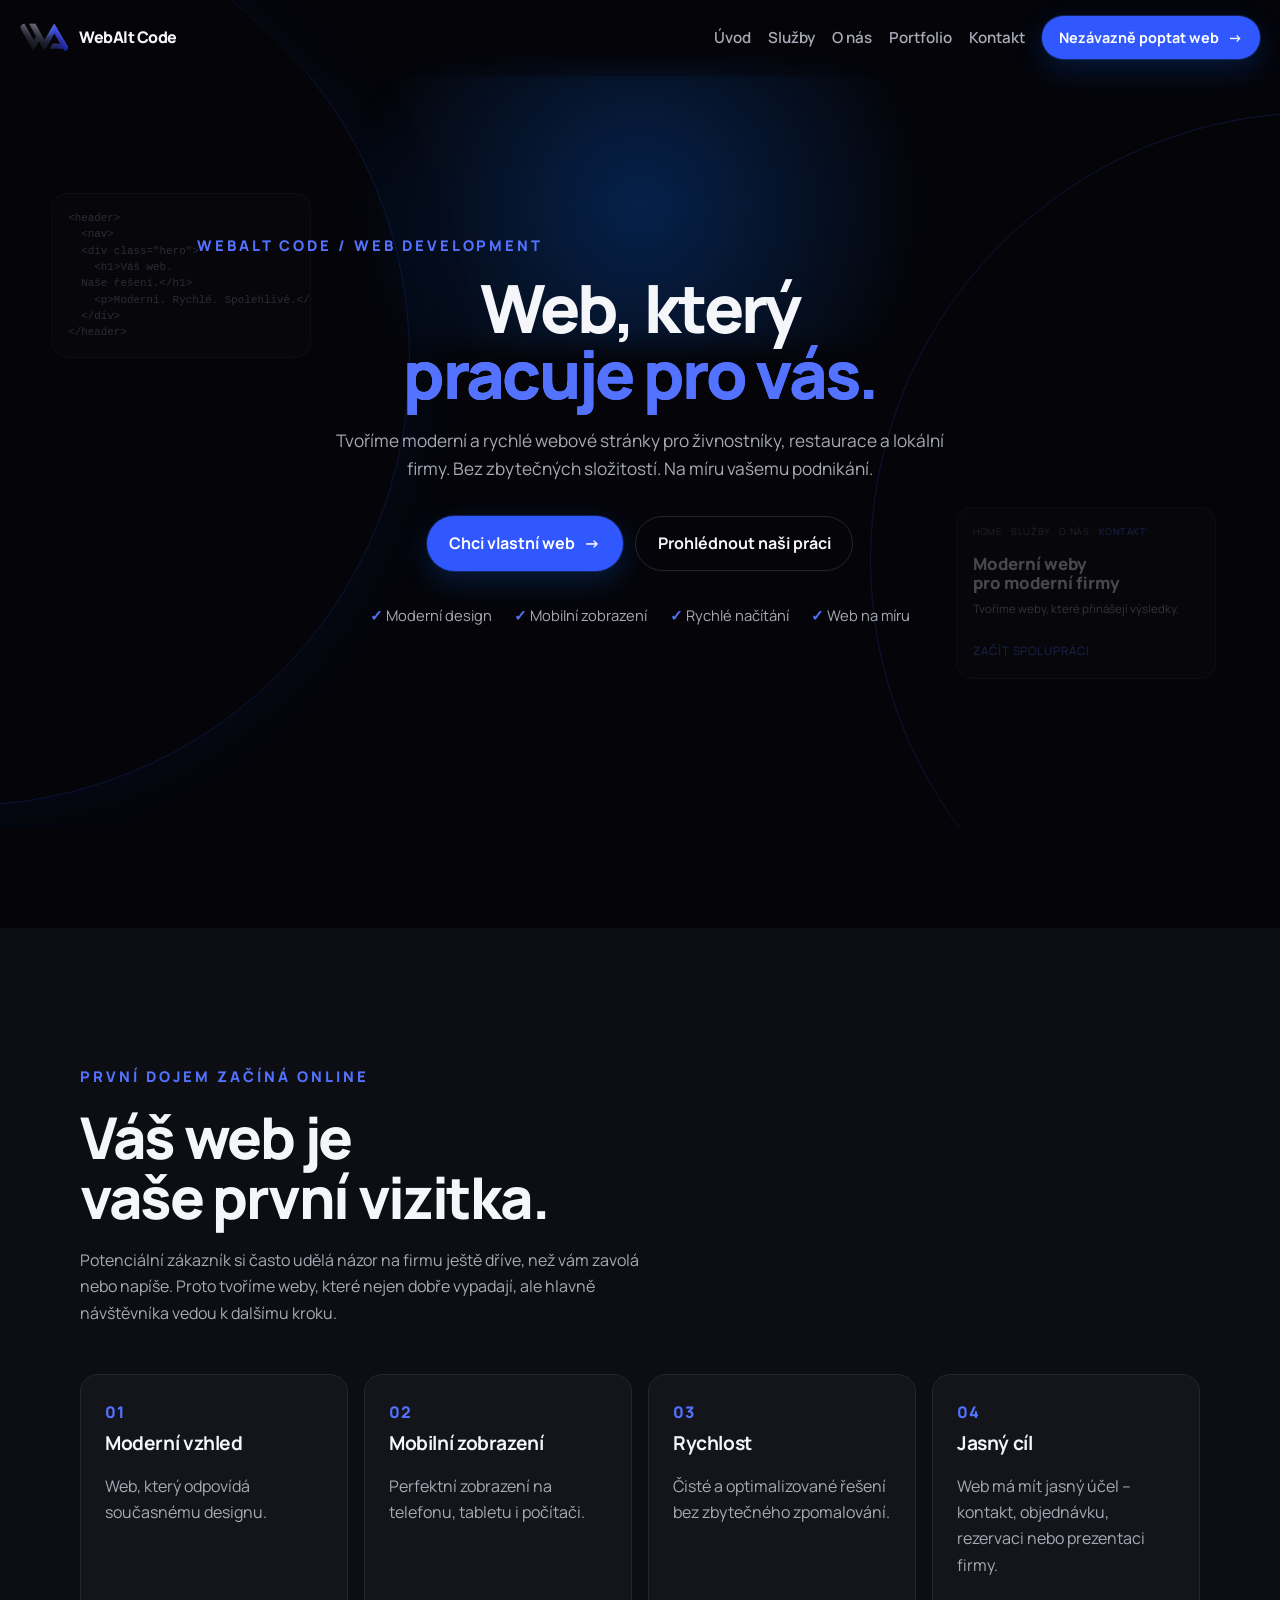
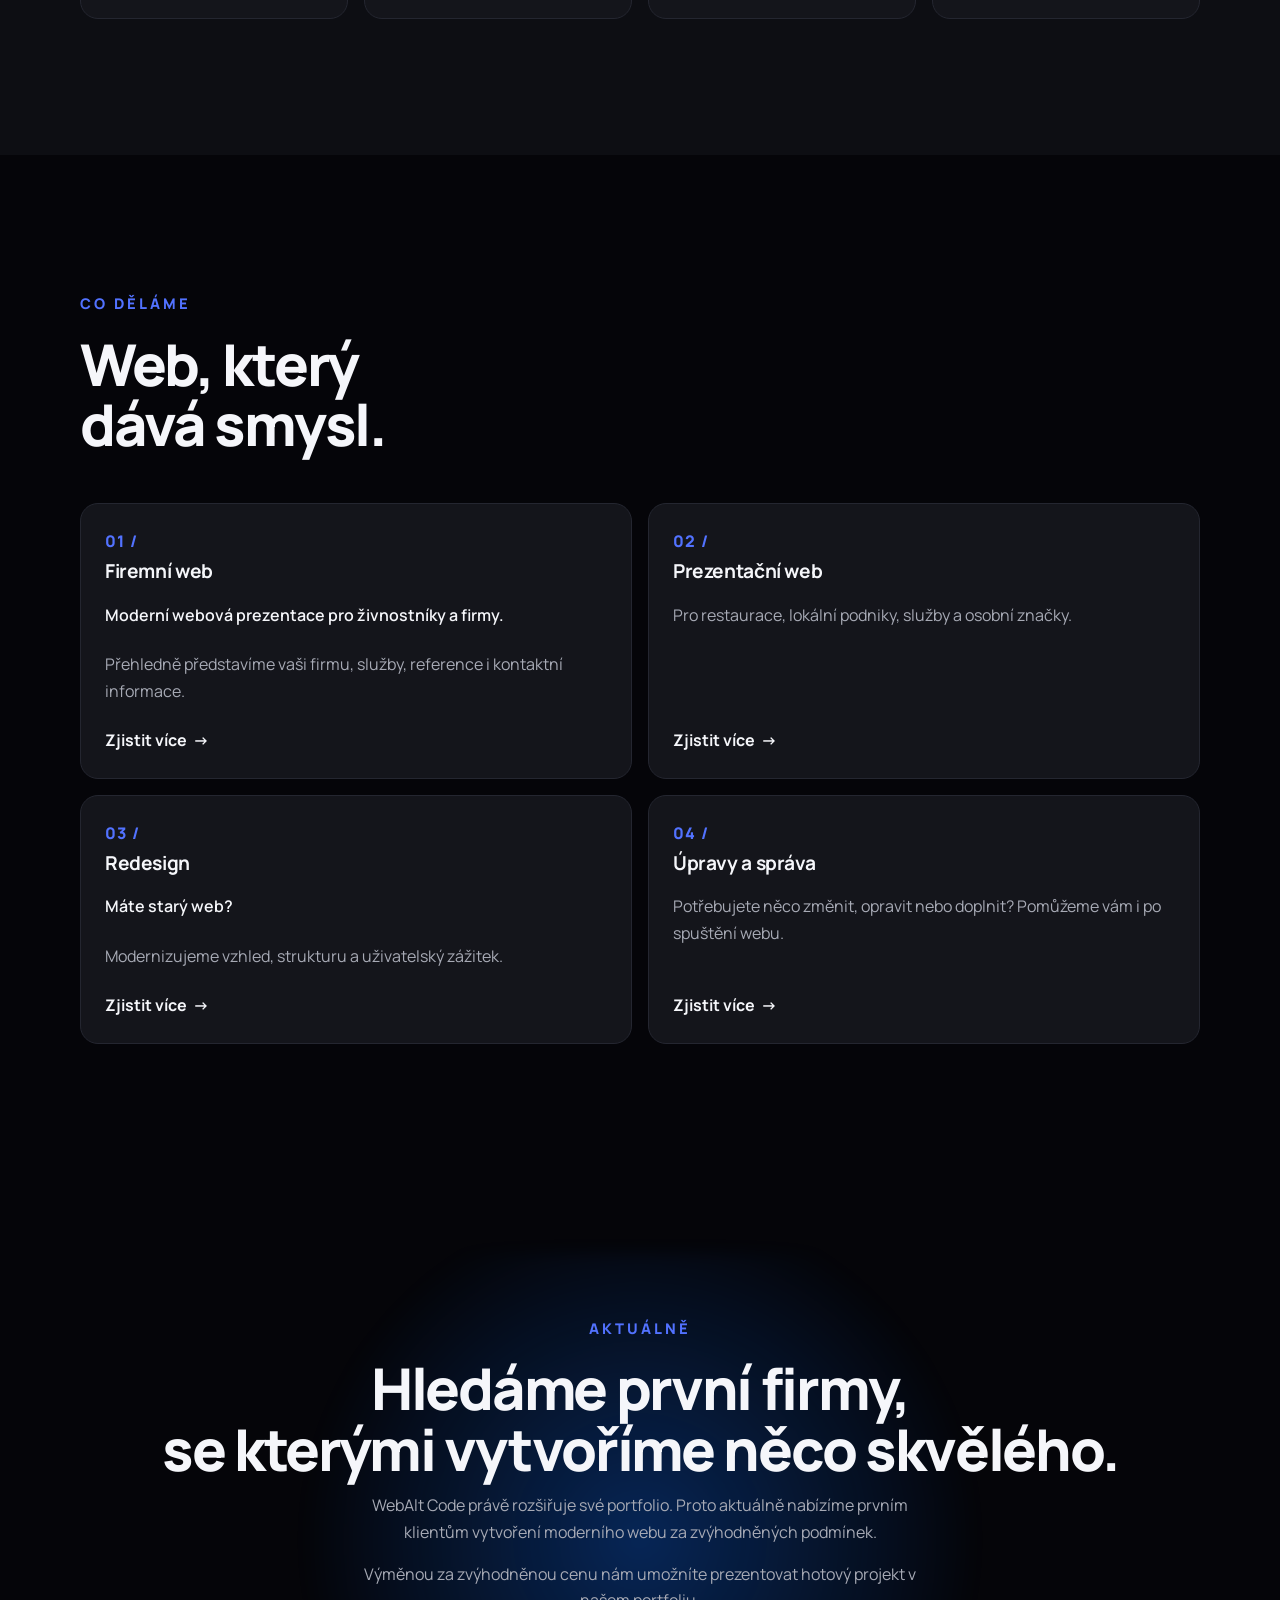
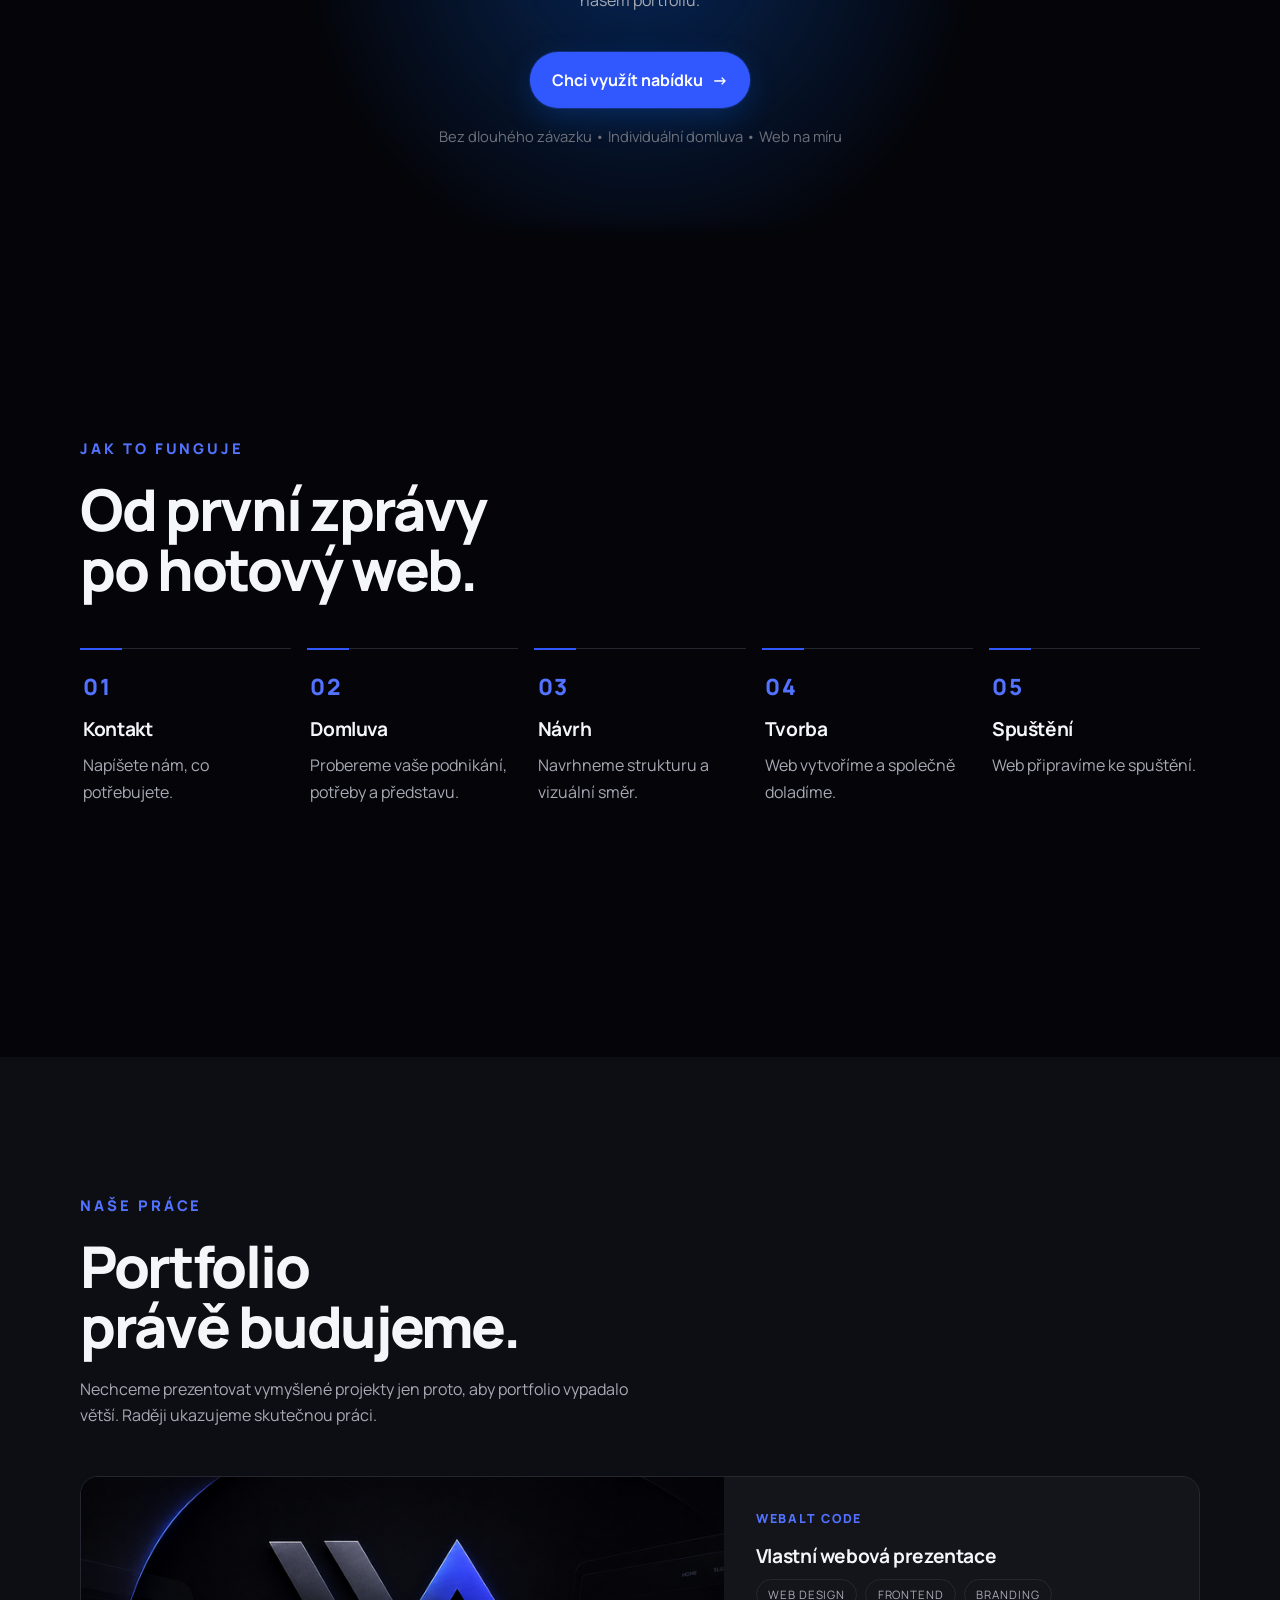
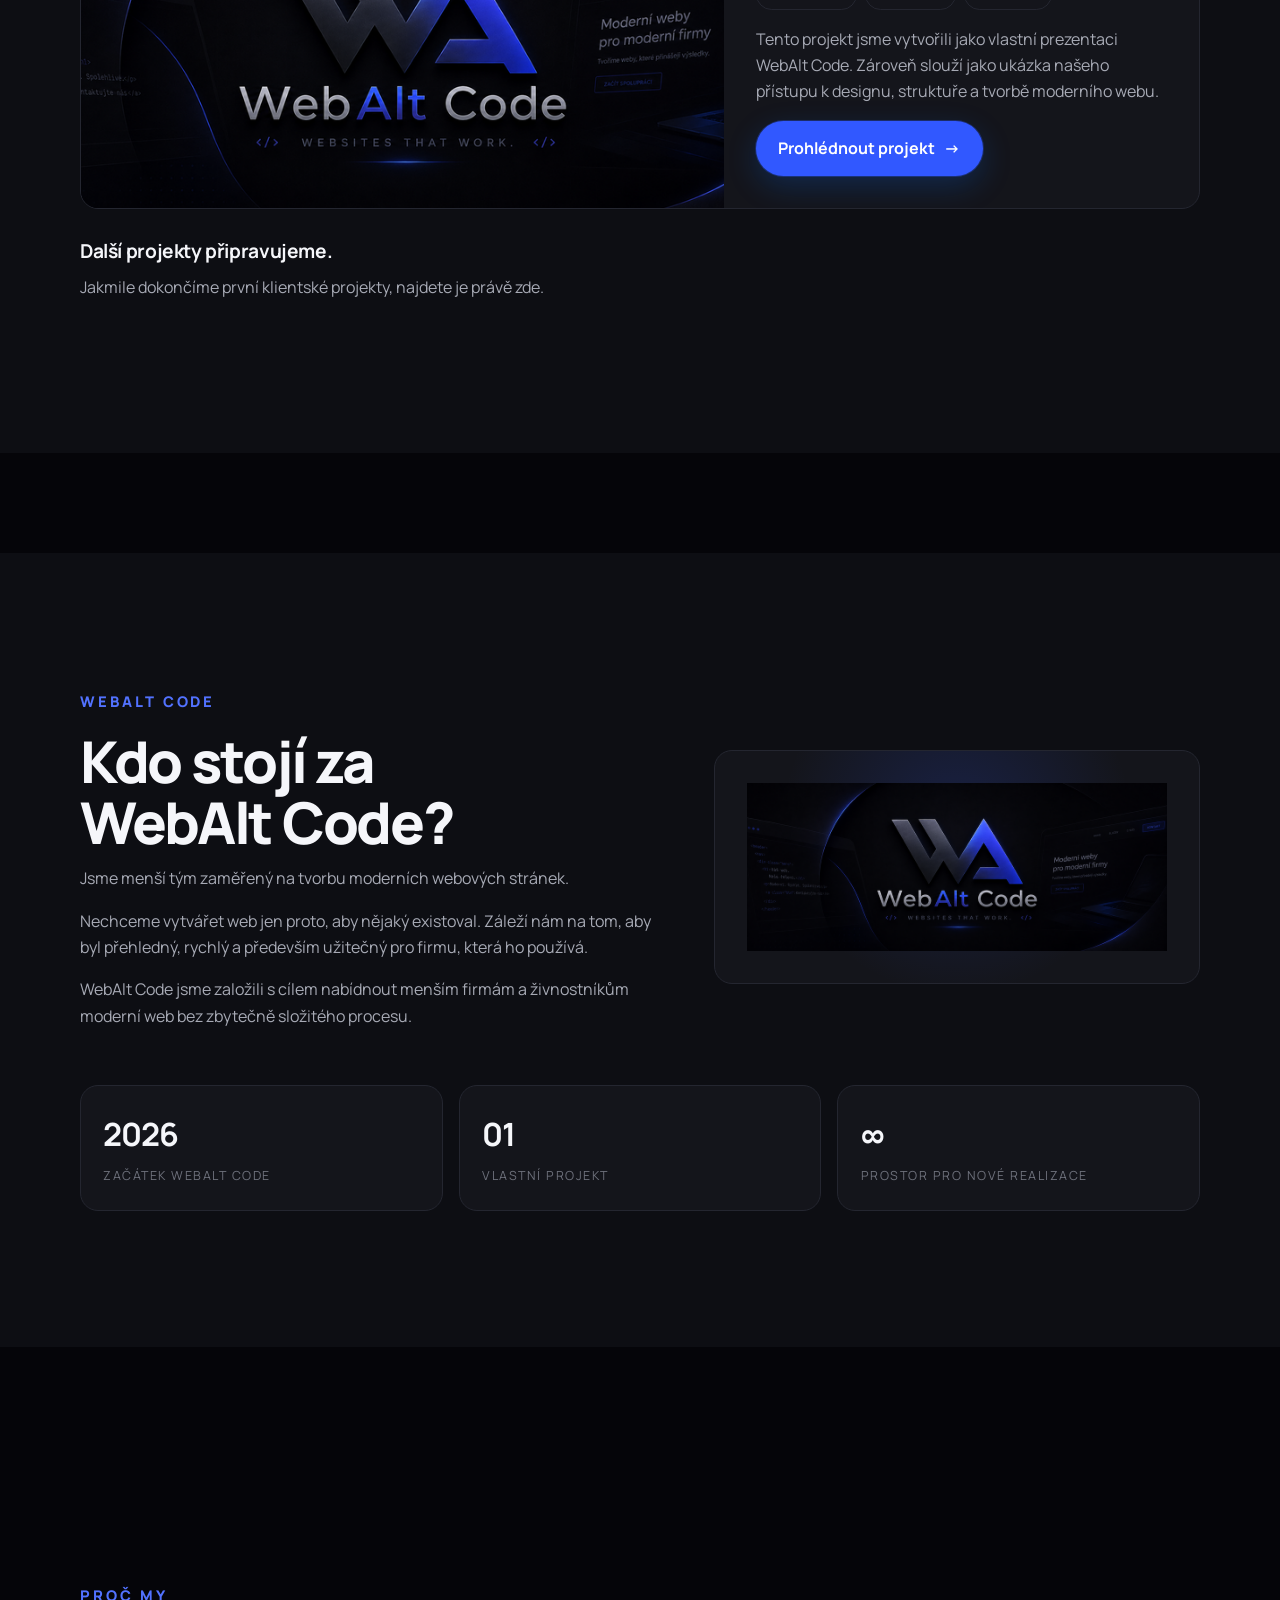
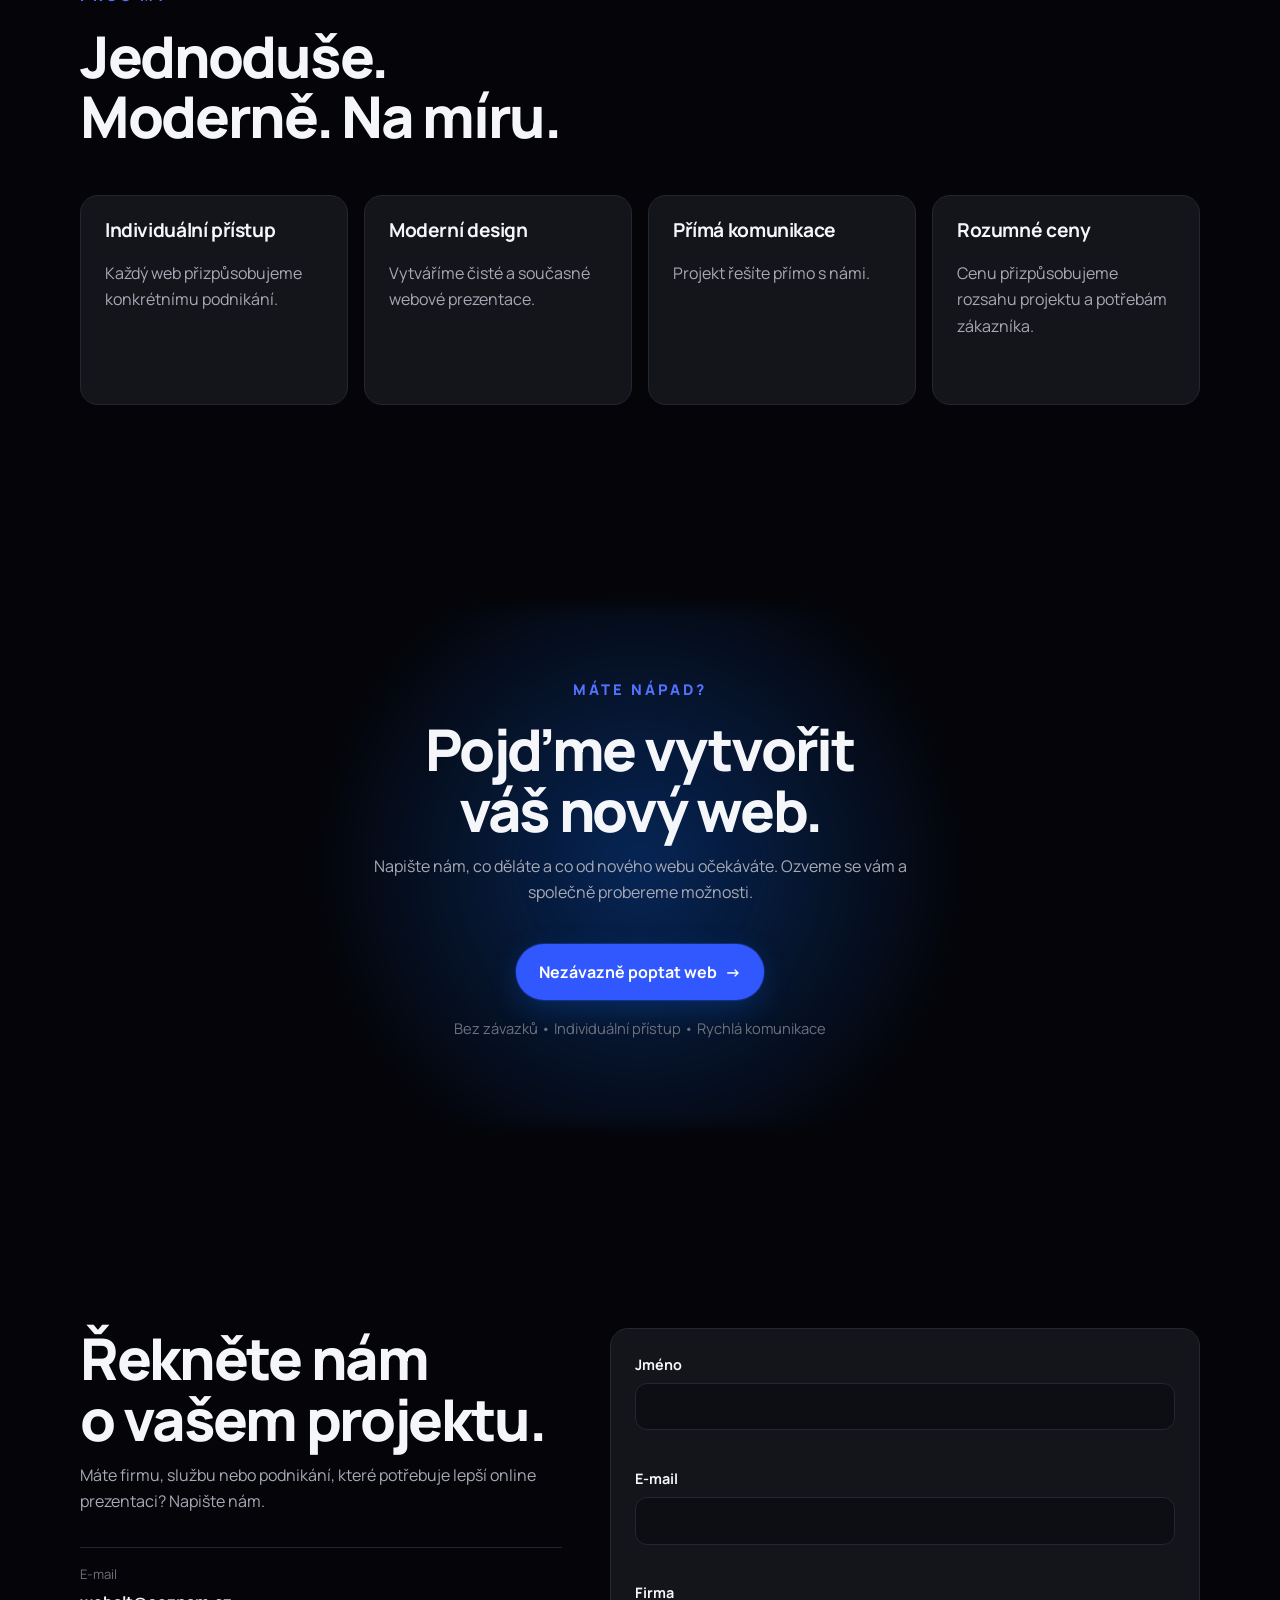
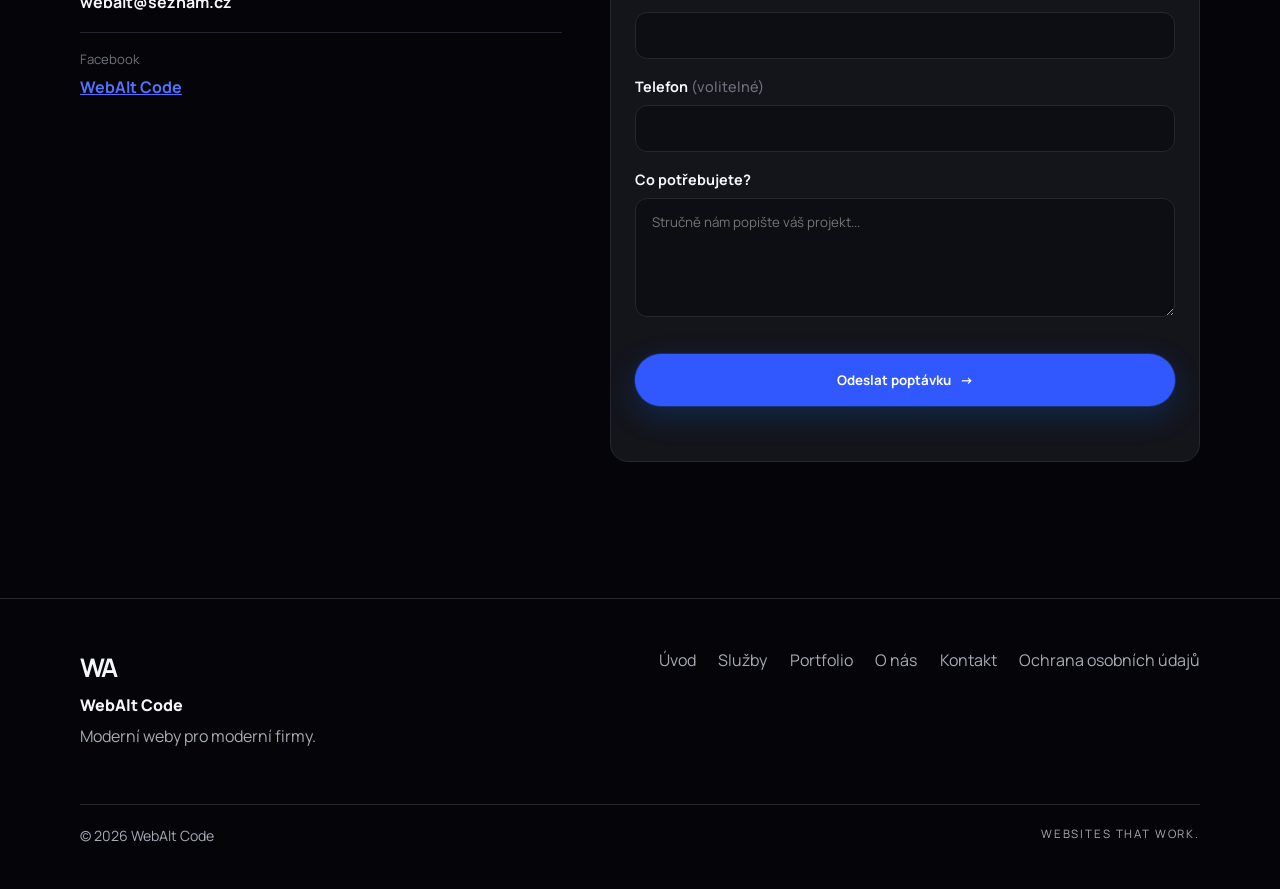
<file: index.html>
<!DOCTYPE html>
<html lang="cs">
<head>
  <!-- Google tag (gtag.js) -->
<script async src="https://www.googletagmanager.com/gtag/js?id=G-W9KX86YKTG"></script>
<script>
  window.dataLayer = window.dataLayer || [];
  function gtag(){dataLayer.push(arguments);}
  gtag('js', new Date());

  gtag('config', 'G-W9KX86YKTG');
</script>

  <meta charset="UTF-8">
  <meta name="viewport" content="width=device-width, initial-scale=1.0">
  <title>WebAlt Code | Moderní webové stránky pro firmy a živnostníky</title>
  <meta name="description" content="Tvoříme moderní, rychlé a responzivní webové stránky pro živnostníky, firmy, restaurace a lokální podniky.">
  <meta name="theme-color" content="#050509">
  <link rel="canonical" href="./index.html">

  <!-- Open Graph -->
  <meta property="og:type" content="website">
  <meta property="og:locale" content="cs_CZ">
  <meta property="og:title" content="WebAlt Code | Moderní webové stránky pro firmy a živnostníky">
  <meta property="og:description" content="Tvoříme moderní, rychlé a responzivní webové stránky pro živnostníky, firmy, restaurace a lokální podniky.">
  <meta property="og:image" content="./images/facebook-cover.png">
  <meta property="og:site_name" content="WebAlt Code">

  <!-- Twitter / X -->
  <meta name="twitter:card" content="summary_large_image">
  <meta name="twitter:title" content="WebAlt Code | Moderní webové stránky pro firmy a živnostníky">
  <meta name="twitter:description" content="Tvoříme moderní, rychlé a responzivní webové stránky pro živnostníky, firmy, restaurace a lokální podniky.">
  <meta name="twitter:image" content="./images/facebook-cover.png">

  <link rel="icon" type="image/svg+xml" href="./images/favicon.svg.jpg">
  <link rel="preconnect" href="https://fonts.googleapis.com">
  <link rel="preconnect" href="https://fonts.gstatic.com" crossorigin>
  <link href="https://fonts.googleapis.com/css2?family=Manrope:wght@400;500;600;700;800&display=swap" rel="stylesheet">
  <link rel="stylesheet" href="./style.css">
  <script>document.documentElement.classList.add("js");</script>
</head>
<body>
  <!-- Přeskočení navigace pro klávesnici a čtečky -->
  <a class="skip-link" href="#obsah">Přeskočit na obsah</a>

  <header class="site-header" id="site-header">
    <div class="header-inner">
      <a class="brand" href="#uvod" aria-label="WebAlt Code – úvod">
        <span class="brand__mark" aria-hidden="true"></span>
        <span class="brand__name">WebAlt Code</span>
      </a>

      <div class="header-actions">
        <nav class="nav" id="site-nav" aria-label="Hlavní navigace">
          <ul class="nav__list">
            <li><a class="nav__link" href="#uvod">Úvod</a></li>
            <li><a class="nav__link" href="#sluzby">Služby</a></li>
            <li><a class="nav__link" href="#o-nas">O nás</a></li>
            <li><a class="nav__link" href="#portfolio">Portfolio</a></li>
            <li><a class="nav__link" href="#kontakt">Kontakt</a></li>
            <li class="nav__cta">
              <a class="btn btn--primary" href="#kontakt">
                Nezávazně poptat web
                <span class="btn__arrow" aria-hidden="true">→</span>
              </a>
            </li>
          </ul>
        </nav>

        <a class="btn btn--primary btn--header" href="#kontakt">
          Nezávazně poptat web
          <span class="btn__arrow" aria-hidden="true">→</span>
        </a>
      </div>

      <button class="menu-toggle" id="menu-toggle" type="button" aria-expanded="false" aria-controls="site-nav" aria-label="Otevřít menu">
        <span></span>
        <span></span>
        <span></span>
      </button>
    </div>
  </header>

  <div class="nav-backdrop" id="nav-backdrop" aria-hidden="true"></div>

  <main id="obsah">
    <!-- HERO -->
    <section class="hero" id="uvod">
      <div class="hero__glow" aria-hidden="true"></div>
      <div class="hero__arc hero__arc--left" aria-hidden="true"></div>
      <div class="hero__arc hero__arc--right" aria-hidden="true"></div>

      <!-- Decentní vizuální scéna inspirovaná Facebook bannerem značky -->
      <aside class="hero__scene hero__scene--code" aria-hidden="true">
        <pre class="code-panel"><code>&lt;header&gt;
  &lt;nav&gt;
  &lt;div class="hero"&gt;
    &lt;h1&gt;Váš web.
  Naše řešení.&lt;/h1&gt;
    &lt;p&gt;Moderní. Rychlé. Spolehlivé.&lt;/p&gt;
  &lt;/div&gt;
&lt;/header&gt;</code></pre>
      </aside>
      <aside class="hero__scene hero__scene--ui" aria-hidden="true">
        <div class="ui-panel">
          <div class="ui-panel__bar">
            <span>HOME</span><span>SLUŽBY</span><span>O NÁS</span><span class="is-accent">KONTAKT</span>
          </div>
          <p class="ui-panel__title">Moderní weby<br>pro moderní firmy</p>
          <p class="ui-panel__text">Tvoříme weby, které přinášejí výsledky.</p>
          <span class="ui-panel__chip">ZAČÍT SPOLUPRÁCI</span>
        </div>
      </aside>

      <div class="container hero__content">
        <p class="eyebrow reveal">WEBALT CODE / WEB DEVELOPMENT</p>
        <h1 class="hero__title reveal">
          Web, který<br>
          <span class="text-accent">pracuje pro vás.</span>
        </h1>
        <p class="hero__lead reveal">
          Tvoříme moderní a rychlé webové stránky pro živnostníky, restaurace a lokální firmy. Bez zbytečných složitostí. Na míru vašemu podnikání.
        </p>
        <div class="hero__actions reveal">
          <a class="btn btn--primary" href="#kontakt">
            Chci vlastní web
            <span class="btn__arrow" aria-hidden="true">→</span>
          </a>
          <a class="btn btn--ghost" href="#portfolio">Prohlédnout naši práci</a>
        </div>
        <ul class="hero__perks reveal">
          <li>Moderní design</li>
          <li>Mobilní zobrazení</li>
          <li>Rychlé načítání</li>
          <li>Web na míru</li>
        </ul>
      </div>
    </section>

    <!-- PROČ WEB -->
    <section class="section section--alt" id="proc-web">
      <div class="container">
        <div class="section-head reveal">
          <p class="eyebrow">PRVNÍ DOJEM ZAČÍNÁ ONLINE</p>
          <h2>Váš web je<br>vaše první vizitka.</h2>
          <p class="section-head__text">
            Potenciální zákazník si často udělá názor na firmu ještě dříve, než vám zavolá nebo napíše. Proto tvoříme weby, které nejen dobře vypadají, ale hlavně návštěvníka vedou k dalšímu kroku.
          </p>
        </div>
        <div class="card-grid">
          <article class="info-card reveal">
            <span class="info-card__num">01</span>
            <h3>Moderní vzhled</h3>
            <p>Web, který odpovídá současnému designu.</p>
          </article>
          <article class="info-card reveal">
            <span class="info-card__num">02</span>
            <h3>Mobilní zobrazení</h3>
            <p>Perfektní zobrazení na telefonu, tabletu i počítači.</p>
          </article>
          <article class="info-card reveal">
            <span class="info-card__num">03</span>
            <h3>Rychlost</h3>
            <p>Čisté a optimalizované řešení bez zbytečného zpomalování.</p>
          </article>
          <article class="info-card reveal">
            <span class="info-card__num">04</span>
            <h3>Jasný cíl</h3>
            <p>Web má mít jasný účel – kontakt, objednávku, rezervaci nebo prezentaci firmy.</p>
          </article>
        </div>
      </div>
    </section>

    <!-- SLUŽBY -->
    <section class="section" id="sluzby">
      <div class="container">
        <div class="section-head reveal">
          <p class="eyebrow">CO DĚLÁME</p>
          <h2>Web, který<br>dává smysl.</h2>
        </div>
        <div class="service-grid">
          <article class="service-card reveal">
            <span class="service-card__index">01 /</span>
            <h3>Firemní web</h3>
            <p class="service-card__lead">Moderní webová prezentace pro živnostníky a firmy.</p>
            <p>Přehledně představíme vaši firmu, služby, reference i kontaktní informace.</p>
            <a class="text-link" href="#kontakt">Zjistit více <span aria-hidden="true">→</span></a>
          </article>
          <article class="service-card reveal">
            <span class="service-card__index">02 /</span>
            <h3>Prezentační web</h3>
            <p>Pro restaurace, lokální podniky, služby a osobní značky.</p>
            <a class="text-link" href="#kontakt">Zjistit více <span aria-hidden="true">→</span></a>
          </article>
          <article class="service-card reveal">
            <span class="service-card__index">03 /</span>
            <h3>Redesign</h3>
            <p class="service-card__lead">Máte starý web?</p>
            <p>Modernizujeme vzhled, strukturu a uživatelský zážitek.</p>
            <a class="text-link" href="#kontakt">Zjistit více <span aria-hidden="true">→</span></a>
          </article>
          <article class="service-card reveal">
            <span class="service-card__index">04 /</span>
            <h3>Úpravy a správa</h3>
            <p>Potřebujete něco změnit, opravit nebo doplnit? Pomůžeme vám i po spuštění webu.</p>
            <a class="text-link" href="#kontakt">Zjistit více <span aria-hidden="true">→</span></a>
          </article>
        </div>
      </div>
    </section>

    <!-- PRVNÍ KLIENTI -->
    <section class="offer" id="nabidka">
      <div class="offer__glow" aria-hidden="true"></div>
      <div class="container offer__inner reveal">
        <p class="eyebrow">AKTUÁLNĚ</p>
        <h2>Hledáme první firmy,<br>se kterými vytvoříme něco skvělého.</h2>
        <p>
          WebAlt Code právě rozšiřuje své portfolio. Proto aktuálně nabízíme prvním klientům vytvoření moderního webu za zvýhodněných podmínek.
        </p>
        <p>
          Výměnou za zvýhodněnou cenu nám umožníte prezentovat hotový projekt v našem portfoliu.
        </p>
        <a class="btn btn--primary" href="#kontakt" data-prefill="Mám zájem o nabídku pro první klienty.">
          Chci využít nabídku
          <span class="btn__arrow" aria-hidden="true">→</span>
        </a>
        <p class="micro-copy">Bez dlouhého závazku • Individuální domluva • Web na míru</p>
      </div>
    </section>

    <!-- JAK TO FUNGUJE -->
    <section class="section" id="spoluprace">
      <div class="container">
        <div class="section-head reveal">
          <p class="eyebrow">JAK TO FUNGUJE</p>
          <h2>Od první zprávy<br>po hotový web.</h2>
        </div>
        <ol class="timeline">
          <li class="timeline__item reveal">
            <span class="timeline__num">01</span>
            <div>
              <h3>Kontakt</h3>
              <p>Napíšete nám, co potřebujete.</p>
            </div>
          </li>
          <li class="timeline__item reveal">
            <span class="timeline__num">02</span>
            <div>
              <h3>Domluva</h3>
              <p>Probereme vaše podnikání, potřeby a představu.</p>
            </div>
          </li>
          <li class="timeline__item reveal">
            <span class="timeline__num">03</span>
            <div>
              <h3>Návrh</h3>
              <p>Navrhneme strukturu a vizuální směr.</p>
            </div>
          </li>
          <li class="timeline__item reveal">
            <span class="timeline__num">04</span>
            <div>
              <h3>Tvorba</h3>
              <p>Web vytvoříme a společně doladíme.</p>
            </div>
          </li>
          <li class="timeline__item reveal">
            <span class="timeline__num">05</span>
            <div>
              <h3>Spuštění</h3>
              <p>Web připravíme ke spuštění.</p>
            </div>
          </li>
        </ol>
      </div>
    </section>

    <!-- PORTFOLIO -->
    <section class="section section--alt" id="portfolio">
      <div class="container">
        <div class="section-head reveal">
          <p class="eyebrow">NAŠE PRÁCE</p>
          <h2>Portfolio<br>právě budujeme.</h2>
          <p class="section-head__text">
            Nechceme prezentovat vymyšlené projekty jen proto, aby portfolio vypadalo větší. Raději ukazujeme skutečnou práci.
          </p>
        </div>

        <article class="portfolio-card reveal">
          <div class="portfolio-card__visual" data-parallax>
            <img src="./images/facebook-cover.png" alt="Vizuál webu WebAlt Code – logo WA, tmavé pozadí a modré světlo" width="1983" height="793" loading="lazy">
          </div>
          <div class="portfolio-card__body">
            <p class="portfolio-card__name">WEBALT CODE</p>
            <h3>Vlastní webová prezentace</h3>
            <ul class="tags">
              <li>WEB DESIGN</li>
              <li>FRONTEND</li>
              <li>BRANDING</li>
            </ul>
            <p>
              Tento projekt jsme vytvořili jako vlastní prezentaci WebAlt Code. Zároveň slouží jako ukázka našeho přístupu k designu, struktuře a tvorbě moderního webu.
            </p>
            <a class="btn btn--primary" href="#uvod">
              Prohlédnout projekt
              <span class="btn__arrow" aria-hidden="true">→</span>
            </a>
          </div>
        </article>

        <div class="portfolio-note reveal">
          <h3>Další projekty připravujeme.</h3>
          <p>Jakmile dokončíme první klientské projekty, najdete je právě zde.</p>
        </div>
      </div>
    </section>

    <!-- O NÁS -->
    <section class="section" id="o-nas">
      <div class="container about">
        <div class="about__copy reveal">
          <p class="eyebrow">WEBALT CODE</p>
          <h2>Kdo stojí za<br>WebAlt Code?</h2>
          <p>Jsme menší tým zaměřený na tvorbu moderních webových stránek.</p>
          <p>Nechceme vytvářet web jen proto, aby nějaký existoval. Záleží nám na tom, aby byl přehledný, rychlý a především užitečný pro firmu, která ho používá.</p>
          <p>WebAlt Code jsme založili s cílem nabídnout menším firmám a živnostníkům moderní web bez zbytečně složitého procesu.</p>
        </div>
        <div class="about__visual reveal">
          <img src="./images/facebook-cover.png" alt="Logo WebAlt Code" width="1983" height="793" loading="lazy">
        </div>
      </div>
      <div class="container facts">
        <article class="fact reveal">
          <strong>2026</strong>
          <span>ZAČÁTEK WEBALT CODE</span>
        </article>
        <article class="fact reveal">
          <strong>01</strong>
          <span>VLASTNÍ PROJEKT</span>
        </article>
        <article class="fact reveal">
          <strong>∞</strong>
          <span>PROSTOR PRO NOVÉ REALIZACE</span>
        </article>
      </div>
    </section>

    <!-- PROČ MY -->
    <section class="section section--alt" id="proc-my">
      <div class="container">
        <div class="section-head reveal">
          <p class="eyebrow">PROČ MY</p>
          <h2>Jednoduše.<br>Moderně. Na míru.</h2>
        </div>
        <div class="why-grid">
          <article class="why-card reveal">
            <h3>Individuální přístup</h3>
            <p>Každý web přizpůsobujeme konkrétnímu podnikání.</p>
          </article>
          <article class="why-card reveal">
            <h3>Moderní design</h3>
            <p>Vytváříme čisté a současné webové prezentace.</p>
          </article>
          <article class="why-card reveal">
            <h3>Přímá komunikace</h3>
            <p>Projekt řešíte přímo s námi.</p>
          </article>
          <article class="why-card reveal">
            <h3>Rozumné ceny</h3>
            <p>Cenu přizpůsobujeme rozsahu projektu a potřebám zákazníka.</p>
          </article>
        </div>
      </div>
    </section>

    <!-- HLAVNÍ CTA -->
    <section class="final-cta" id="poptavka">
      <div class="final-cta__glow" aria-hidden="true"></div>
      <div class="container final-cta__inner reveal">
        <p class="eyebrow">MÁTE NÁPAD?</p>
        <h2>Pojďme vytvořit<br>váš nový web.</h2>
        <p>Napište nám, co děláte a co od nového webu očekáváte. Ozveme se vám a společně probereme možnosti.</p>
        <a class="btn btn--primary" href="#kontakt">
          Nezávazně poptat web
          <span class="btn__arrow" aria-hidden="true">→</span>
        </a>
        <p class="micro-copy">Bez závazků • Individuální přístup • Rychlá komunikace</p>
      </div>
    </section>

    <!-- KONTAKT -->
    <section class="section" id="kontakt">
      <div class="container contact">
        <div class="contact__info reveal">
          <h2>Řekněte nám<br>o vašem projektu.</h2>
          <p>Máte firmu, službu nebo podnikání, které potřebuje lepší online prezentaci? Napište nám.</p>
          <ul class="contact-list">
            <li>
              <span>E-mail</span>
              <strong>webalt@seznam.cz</strong>
            </li>
            <li>
              <span>Facebook</span>
              <a href="https://www.facebook.com/profile.php?id=61593033209825&locale=cs_CZ" target="_blank" rel="noopener noreferrer">WebAlt Code</a>
            </li>
          </ul>
        </div>

        <form class="contact-form reveal" id="contact-form" action="https://formspree.io/f/mbglzqjo" method="POST">
          <input type="hidden" name="_subject" value="Nová poptávka z webu WebAlt Code">
          <div class="form-row">
            <label for="name">Jméno</label>
            <input id="name" name="name" type="text" autocomplete="name" required>
            <p class="field-error" data-error-for="name"></p>
          </div>
          <div class="form-row">
            <label for="email">E-mail</label>
            <input id="email" name="email" type="email" autocomplete="email" required>
            <p class="field-error" data-error-for="email"></p>
          </div>
          <div class="form-row">
            <label for="company">Firma</label>
            <input id="company" name="company" type="text" autocomplete="organization">
          </div>
          <div class="form-row">
            <label for="phone">Telefon <span class="optional">(volitelné)</span></label>
            <input id="phone" name="phone" type="tel" autocomplete="tel">
          </div>
          <div class="form-row">
            <label for="message">Co potřebujete?</label>
            <textarea id="message" name="message" rows="5" required placeholder="Stručně nám popište váš projekt..."></textarea>
            <p class="field-error" data-error-for="message"></p>
          </div>
          <button class="btn btn--primary btn--full" type="submit">
            Odeslat poptávku
            <span class="btn__arrow" aria-hidden="true">→</span>
          </button>
          <p class="form-success" id="form-success" role="status" aria-live="polite" hidden>
            Děkujeme za zprávu. Ozveme se vám co nejdříve.
          </p>
          <p class="field-error" id="form-error" role="alert" aria-live="assertive"></p>
        </form>
      </div>
    </section>
  </main>

  <footer class="site-footer">
    <div class="container footer-top">
      <div class="footer-brand">
        <strong class="footer-wa">WA</strong>
        <p class="footer-name">WebAlt Code</p>
        <p>Moderní weby pro moderní firmy.</p>
      </div>
      <nav aria-label="Patička">
        <ul class="footer-nav">
          <li><a href="#uvod">Úvod</a></li>
          <li><a href="#sluzby">Služby</a></li>
          <li><a href="#portfolio">Portfolio</a></li>
          <li><a href="#o-nas">O nás</a></li>
          <li><a href="#kontakt">Kontakt</a></li>
          <li><a href="./ochrana-osobnich-udaju.html">Ochrana osobních údajů</a></li>
        </ul>
      </nav>
    </div>
    <div class="container footer-bottom">
      <p>© 2026 WebAlt Code</p>
      <p class="footer-tagline">WEBSITES THAT WORK.</p>
    </div>
  </footer>

  <script src="./script.js"></script>
</body>
</html>
</file>
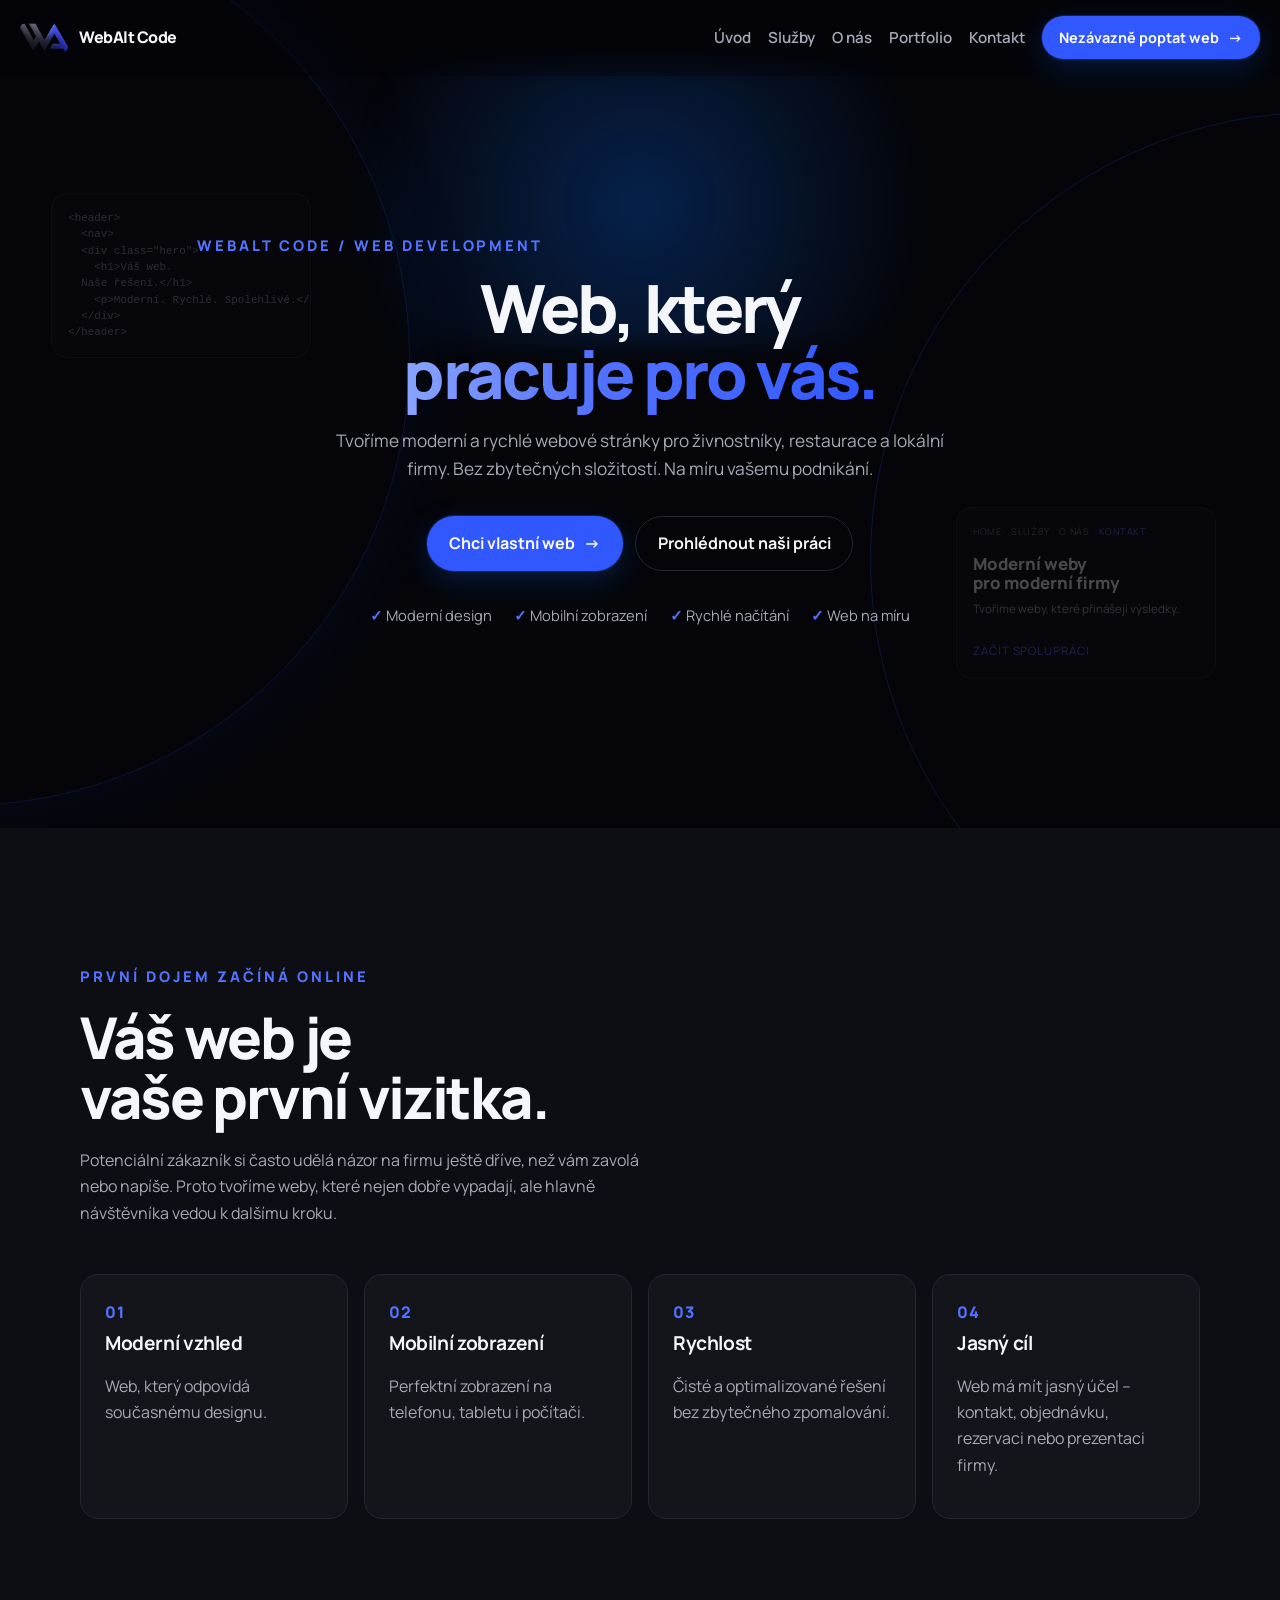
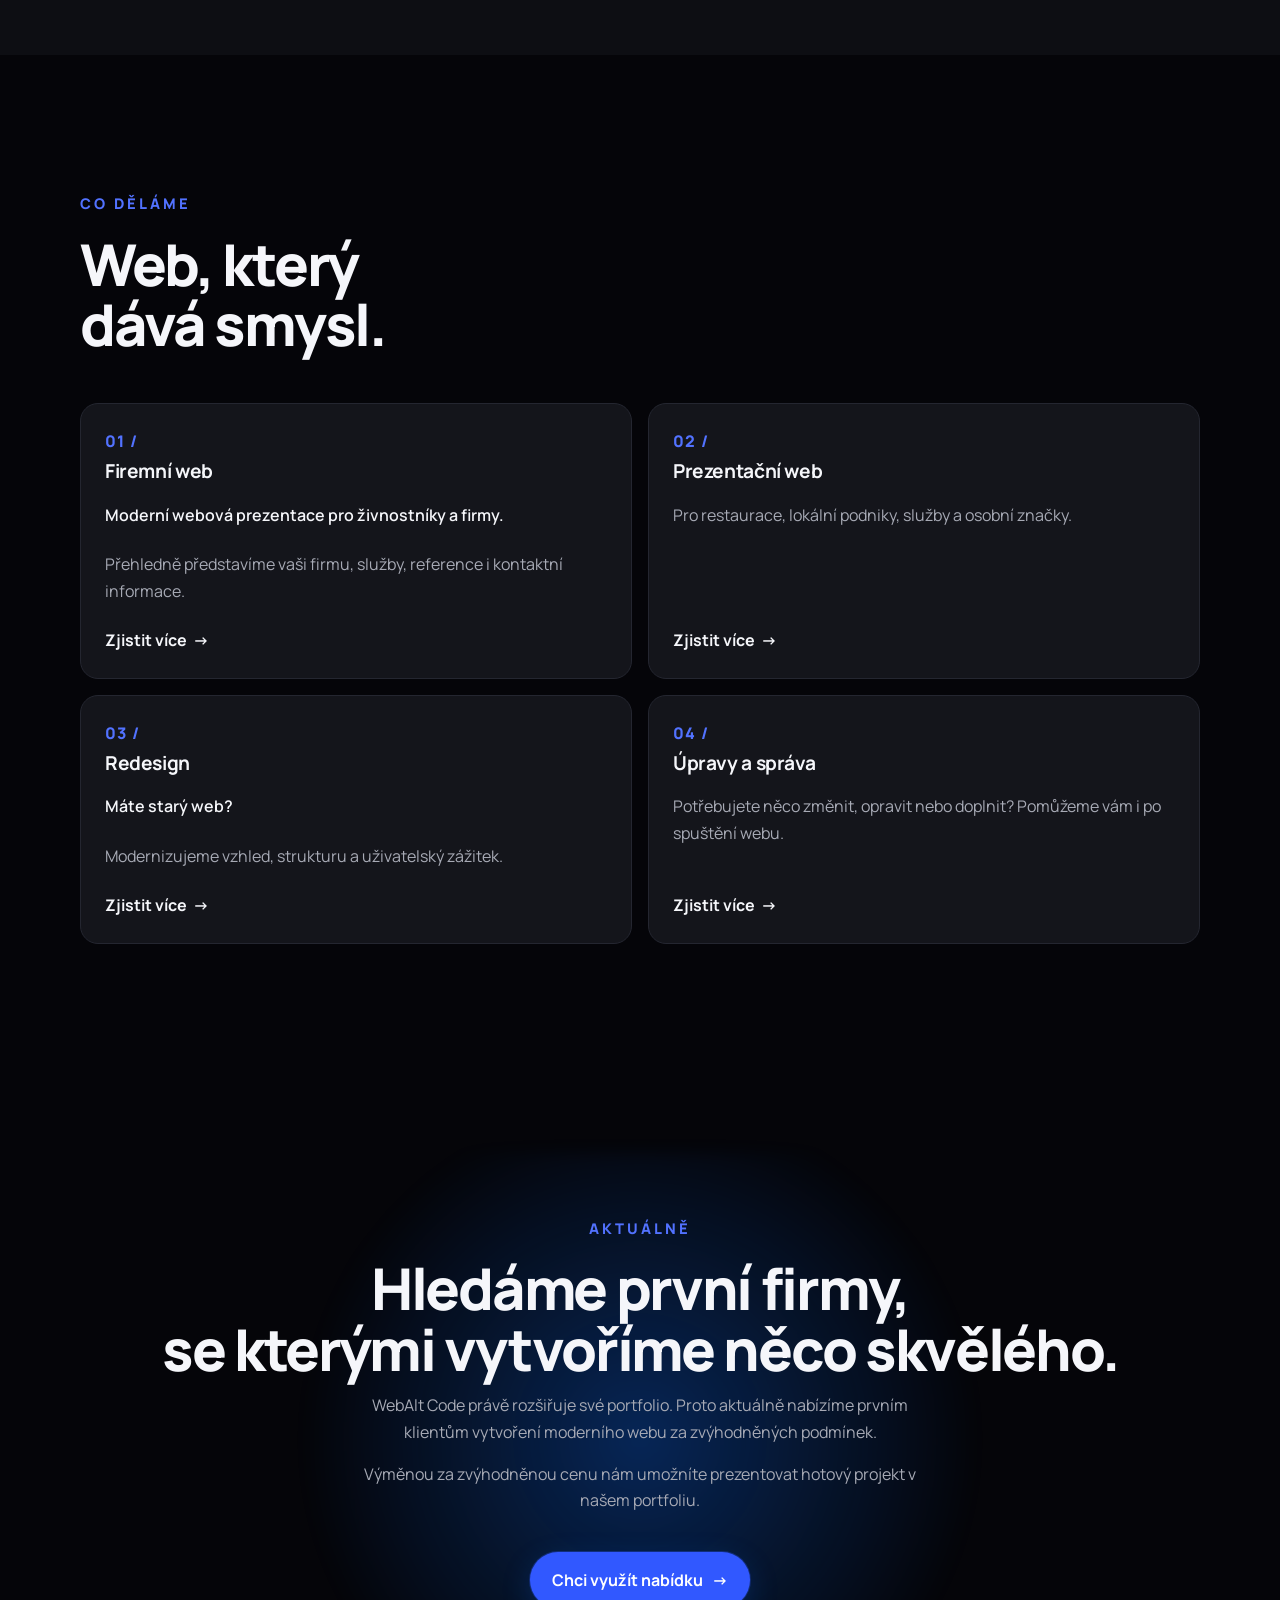
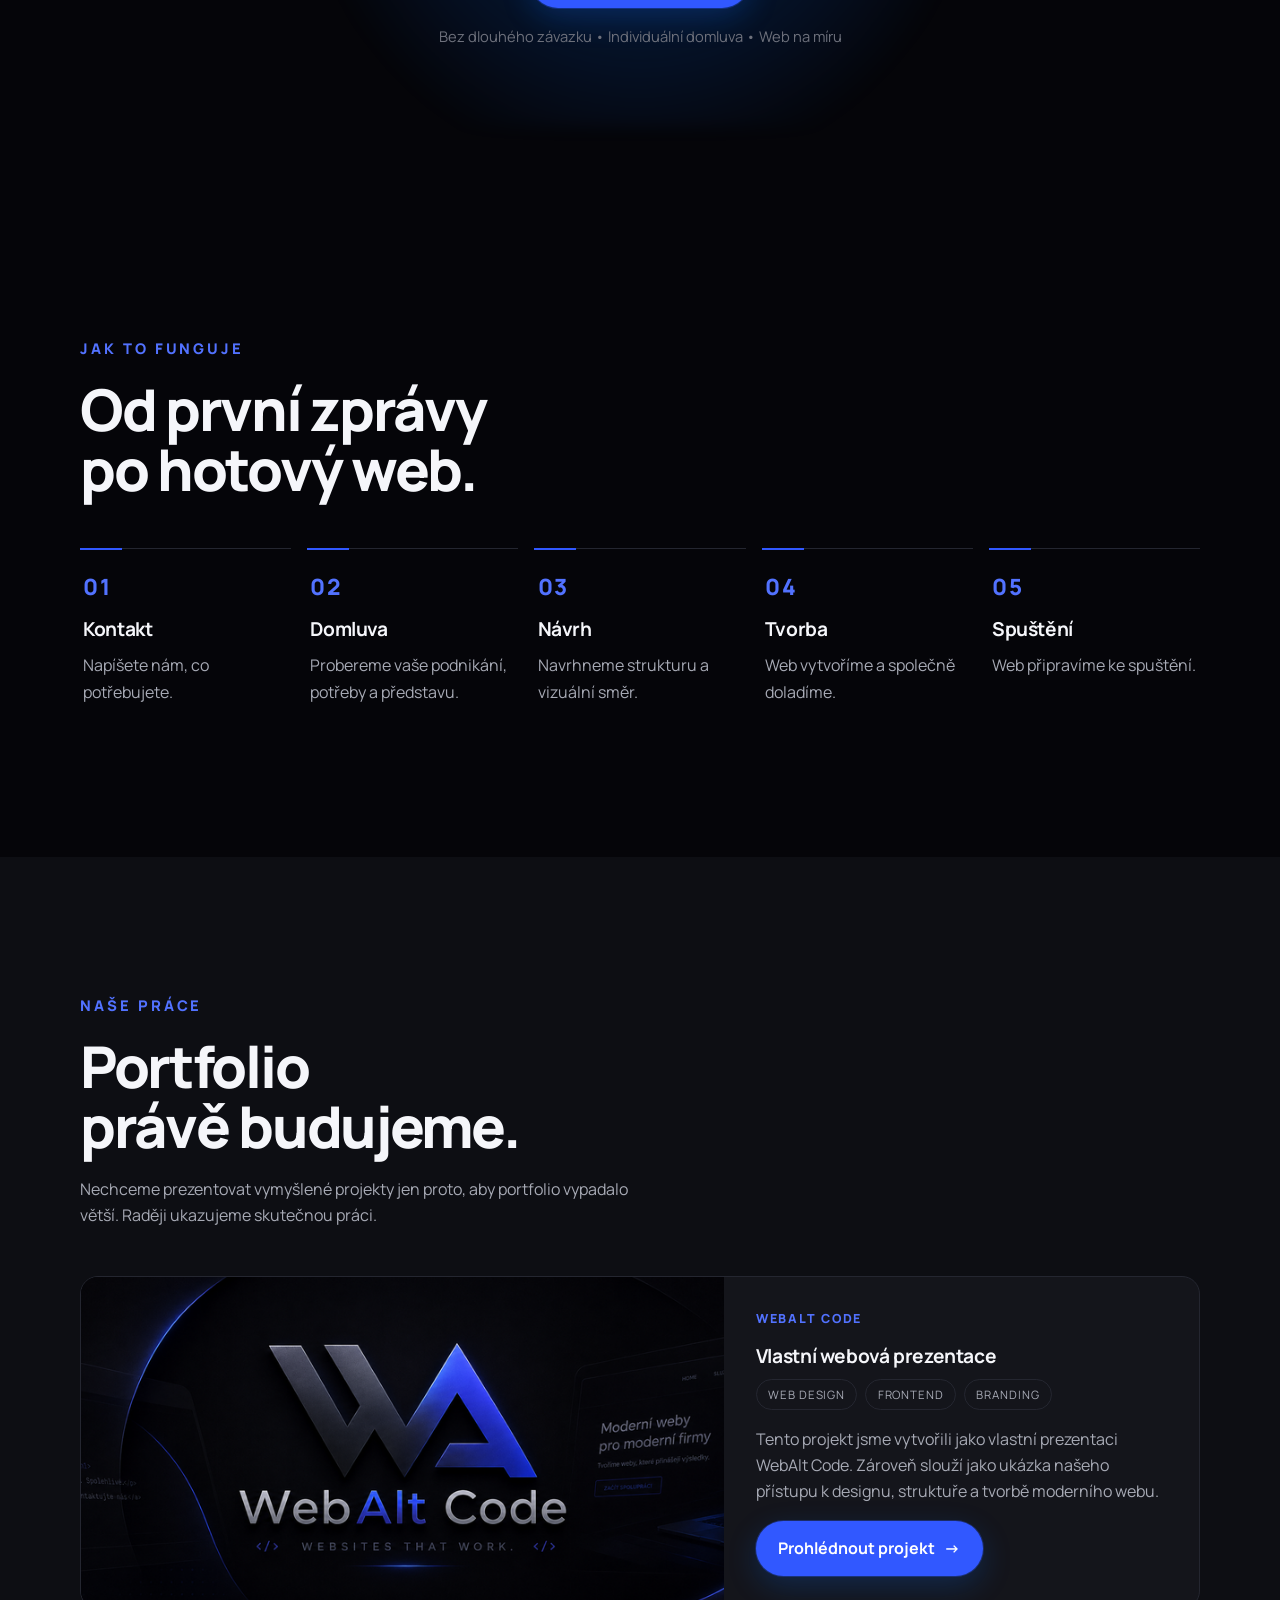
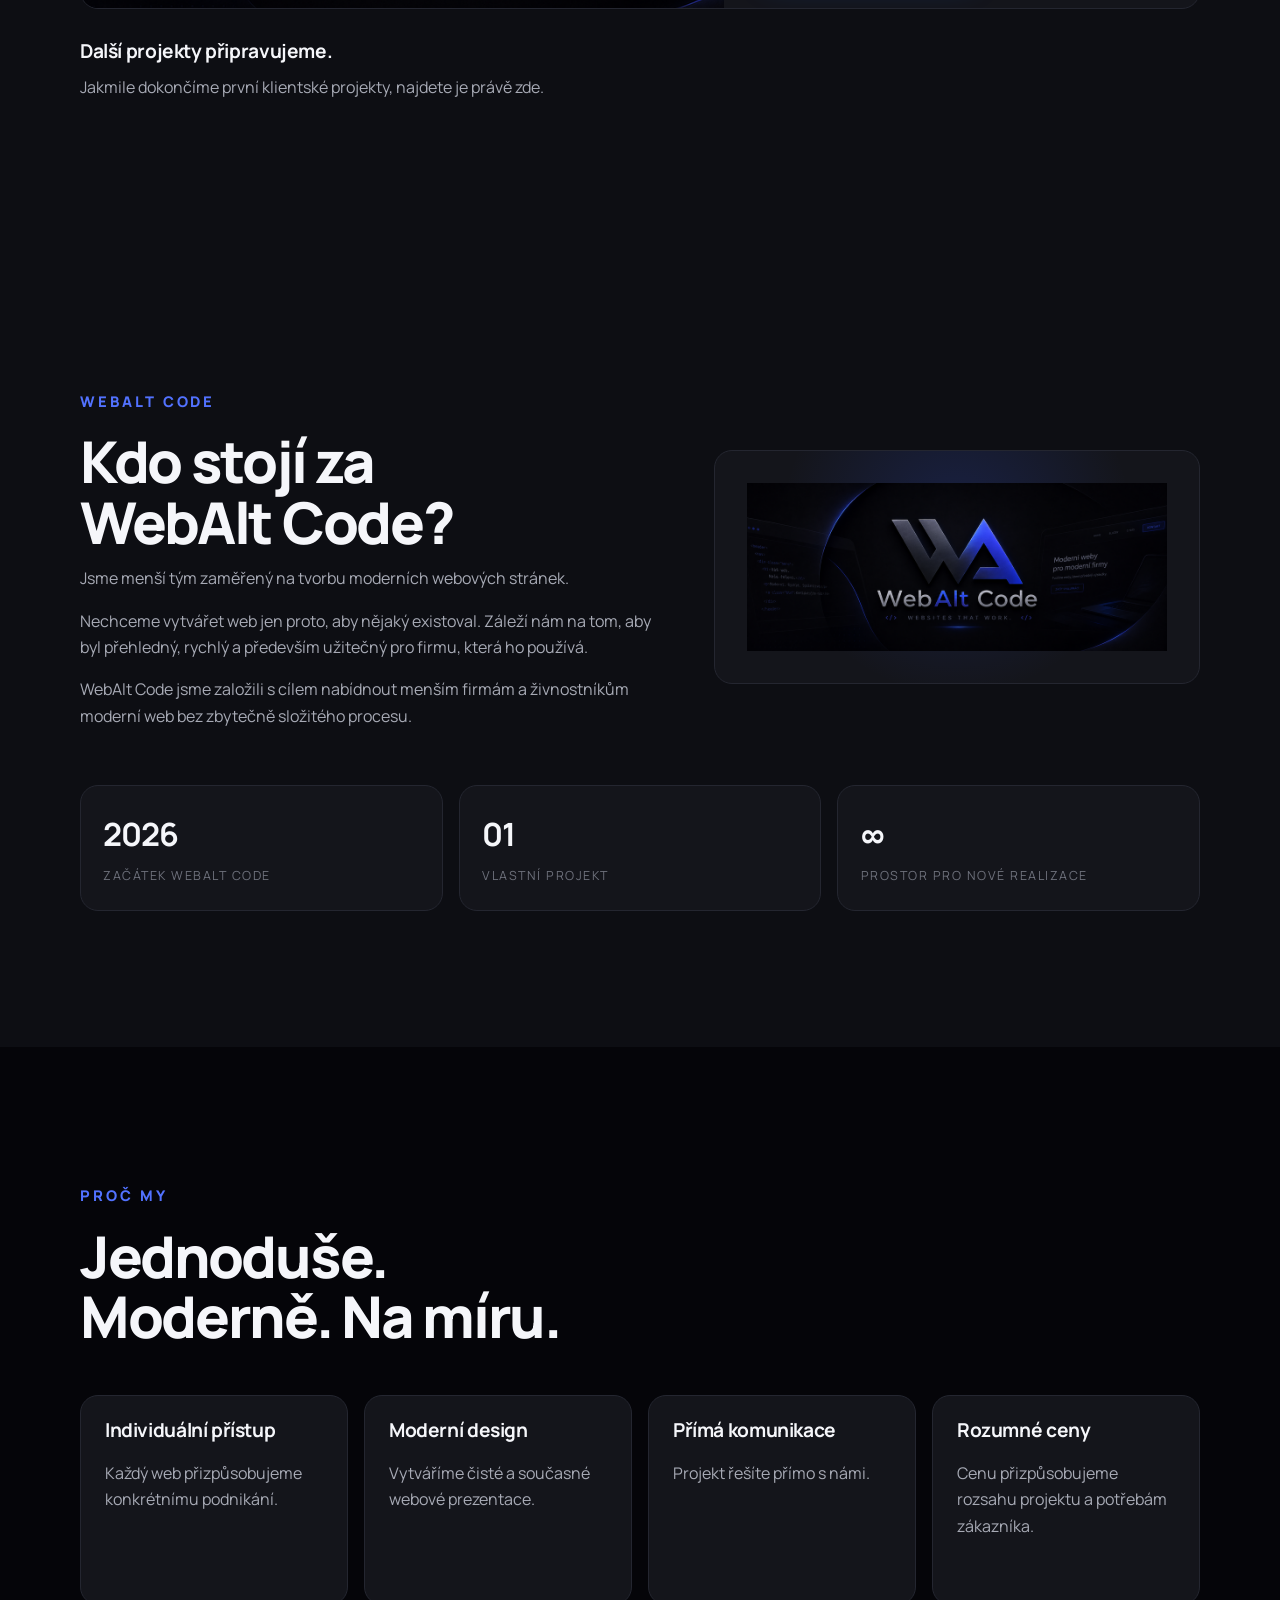
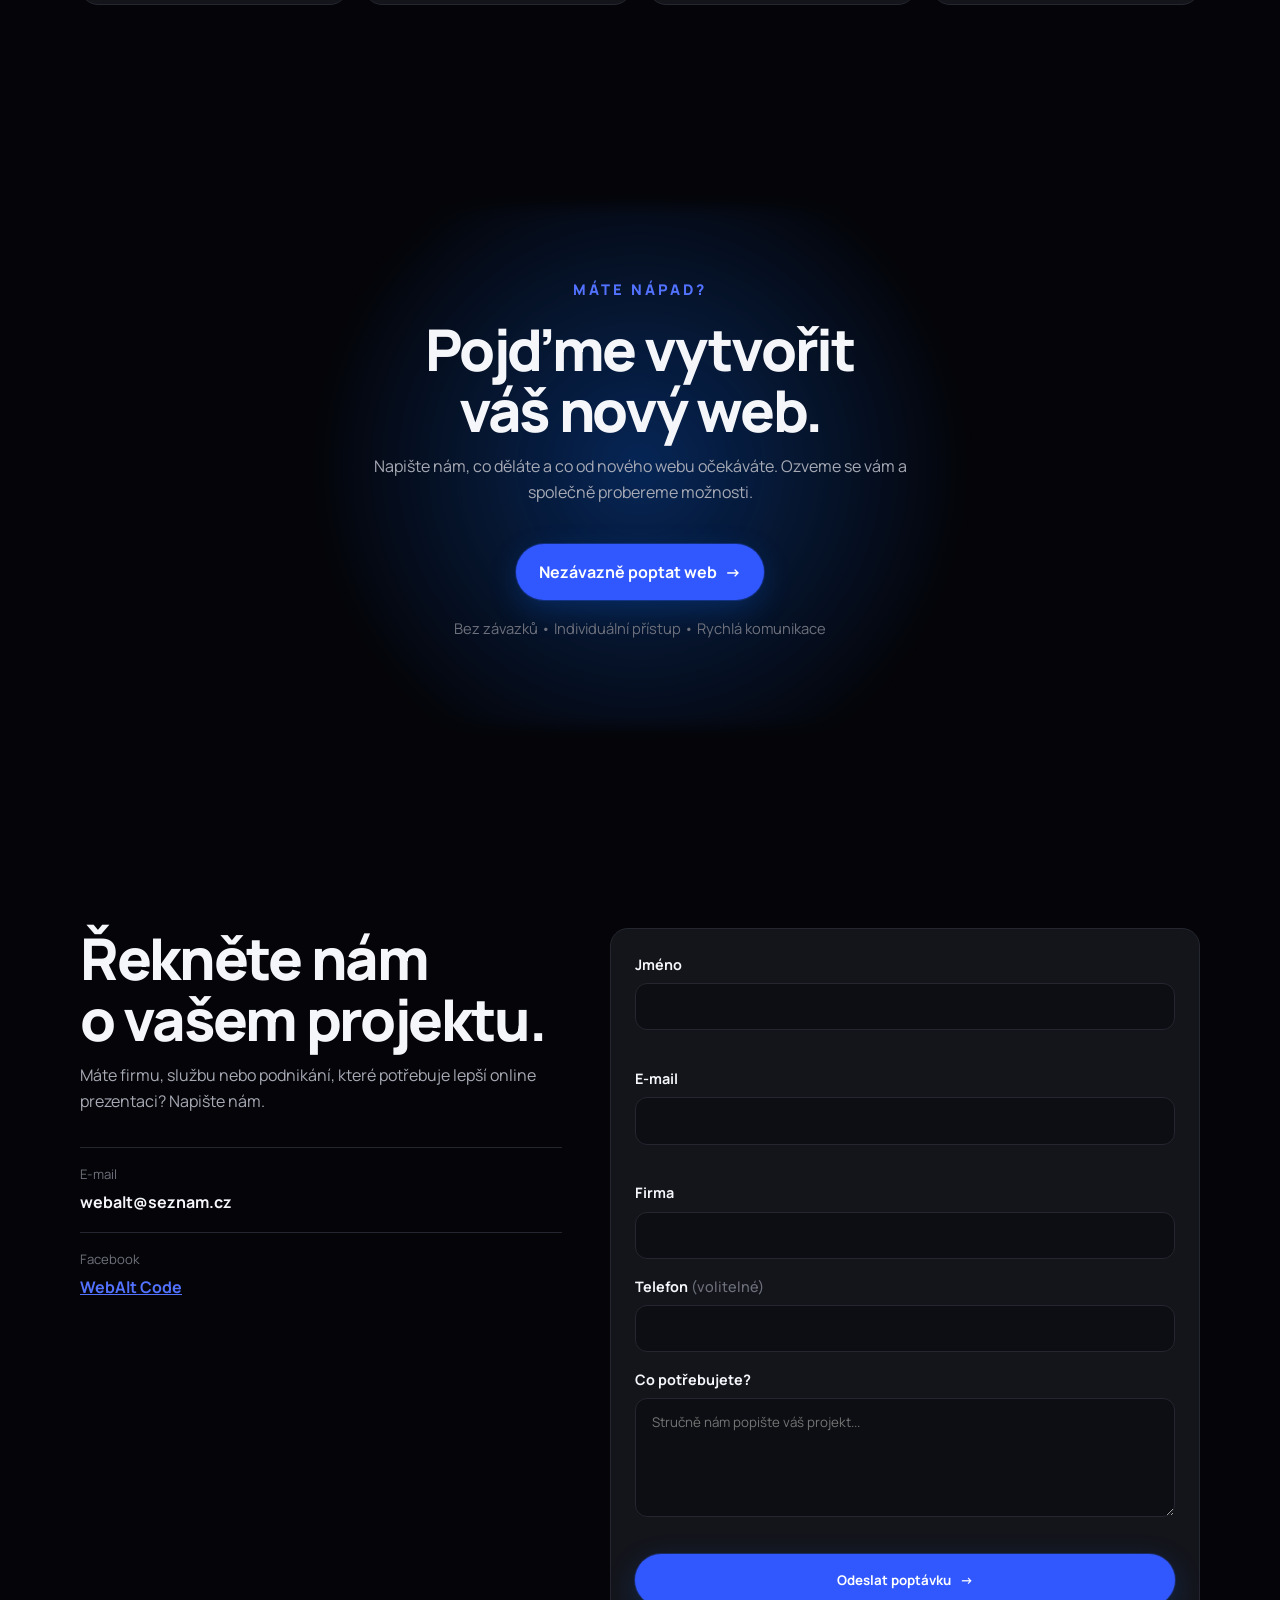
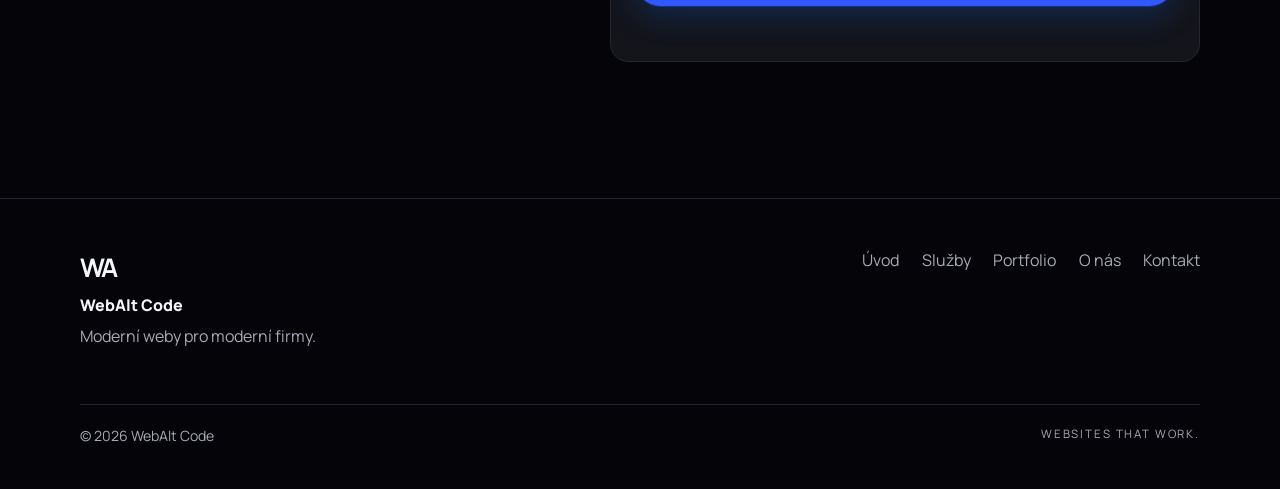
<file: WaW/index.html>
<!DOCTYPE html>
<html lang="cs">
<head>
  <meta charset="UTF-8">
  <meta name="viewport" content="width=device-width, initial-scale=1.0">
  <title>WebAlt Code | Moderní webové stránky pro firmy a živnostníky</title>
  <meta name="description" content="Tvoříme moderní, rychlé a responzivní webové stránky pro živnostníky, firmy, restaurace a lokální podniky.">
  <meta name="theme-color" content="#050509">
  <link rel="canonical" href="./index.html">

  <!-- Open Graph -->
  <meta property="og:type" content="website">
  <meta property="og:locale" content="cs_CZ">
  <meta property="og:title" content="WebAlt Code | Moderní webové stránky pro firmy a živnostníky">
  <meta property="og:description" content="Tvoříme moderní, rychlé a responzivní webové stránky pro živnostníky, firmy, restaurace a lokální podniky.">
  <meta property="og:image" content="./images/facebook-cover.png">
  <meta property="og:site_name" content="WebAlt Code">

  <!-- Twitter / X -->
  <meta name="twitter:card" content="summary_large_image">
  <meta name="twitter:title" content="WebAlt Code | Moderní webové stránky pro firmy a živnostníky">
  <meta name="twitter:description" content="Tvoříme moderní, rychlé a responzivní webové stránky pro živnostníky, firmy, restaurace a lokální podniky.">
  <meta name="twitter:image" content="./images/facebook-cover.png">

  <link rel="icon" type="image/svg+xml" href="./images/favicon.svg">
  <link rel="preconnect" href="https://fonts.googleapis.com">
  <link rel="preconnect" href="https://fonts.gstatic.com" crossorigin>
  <link href="https://fonts.googleapis.com/css2?family=Manrope:wght@400;500;600;700;800&display=swap" rel="stylesheet">
  <link rel="stylesheet" href="./style.css">
  <script>document.documentElement.classList.add("js");</script>
</head>
<body>
  <!-- Přeskočení navigace pro klávesnici a čtečky -->
  <a class="skip-link" href="#obsah">Přeskočit na obsah</a>

  <header class="site-header" id="site-header">
    <div class="header-inner">
      <a class="brand" href="#uvod" aria-label="WebAlt Code – úvod">
        <span class="brand__mark" aria-hidden="true"></span>
        <span class="brand__name">WebAlt Code</span>
      </a>

      <div class="header-actions">
        <nav class="nav" id="site-nav" aria-label="Hlavní navigace">
          <ul class="nav__list">
            <li><a class="nav__link" href="#uvod">Úvod</a></li>
            <li><a class="nav__link" href="#sluzby">Služby</a></li>
            <li><a class="nav__link" href="#o-nas">O nás</a></li>
            <li><a class="nav__link" href="#portfolio">Portfolio</a></li>
            <li><a class="nav__link" href="#kontakt">Kontakt</a></li>
            <li class="nav__cta">
              <a class="btn btn--primary" href="#kontakt">
                Nezávazně poptat web
                <span class="btn__arrow" aria-hidden="true">→</span>
              </a>
            </li>
          </ul>
        </nav>

        <a class="btn btn--primary btn--header" href="#kontakt">
          Nezávazně poptat web
          <span class="btn__arrow" aria-hidden="true">→</span>
        </a>
      </div>

      <button class="menu-toggle" id="menu-toggle" type="button" aria-expanded="false" aria-controls="site-nav" aria-label="Otevřít menu">
        <span></span>
        <span></span>
        <span></span>
      </button>
    </div>
  </header>

  <main id="obsah">
    <!-- HERO -->
    <section class="hero" id="uvod">
      <div class="hero__glow" aria-hidden="true"></div>
      <div class="hero__arc hero__arc--left" aria-hidden="true"></div>
      <div class="hero__arc hero__arc--right" aria-hidden="true"></div>

      <!-- Decentní vizuální scéna inspirovaná Facebook bannerem značky -->
      <aside class="hero__scene hero__scene--code" aria-hidden="true">
        <pre class="code-panel"><code>&lt;header&gt;
  &lt;nav&gt;
  &lt;div class="hero"&gt;
    &lt;h1&gt;Váš web.
  Naše řešení.&lt;/h1&gt;
    &lt;p&gt;Moderní. Rychlé. Spolehlivé.&lt;/p&gt;
  &lt;/div&gt;
&lt;/header&gt;</code></pre>
      </aside>
      <aside class="hero__scene hero__scene--ui" aria-hidden="true">
        <div class="ui-panel">
          <div class="ui-panel__bar">
            <span>HOME</span><span>SLUŽBY</span><span>O NÁS</span><span class="is-accent">KONTAKT</span>
          </div>
          <p class="ui-panel__title">Moderní weby<br>pro moderní firmy</p>
          <p class="ui-panel__text">Tvoříme weby, které přinášejí výsledky.</p>
          <span class="ui-panel__chip">ZAČÍT SPOLUPRÁCI</span>
        </div>
      </aside>

      <div class="container hero__content">
        <p class="eyebrow reveal">WEBALT CODE / WEB DEVELOPMENT</p>
        <h1 class="hero__title reveal">
          Web, který<br>
          <span class="text-accent">pracuje pro vás.</span>
        </h1>
        <p class="hero__lead reveal">
          Tvoříme moderní a rychlé webové stránky pro živnostníky, restaurace a lokální firmy. Bez zbytečných složitostí. Na míru vašemu podnikání.
        </p>
        <div class="hero__actions reveal">
          <a class="btn btn--primary" href="#kontakt">
            Chci vlastní web
            <span class="btn__arrow" aria-hidden="true">→</span>
          </a>
          <a class="btn btn--ghost" href="#portfolio">Prohlédnout naši práci</a>
        </div>
        <ul class="hero__perks reveal">
          <li>Moderní design</li>
          <li>Mobilní zobrazení</li>
          <li>Rychlé načítání</li>
          <li>Web na míru</li>
        </ul>
      </div>
    </section>

    <!-- PROČ WEB -->
    <section class="section section--alt" id="proc-web">
      <div class="container">
        <div class="section-head reveal">
          <p class="eyebrow">PRVNÍ DOJEM ZAČÍNÁ ONLINE</p>
          <h2>Váš web je<br>vaše první vizitka.</h2>
          <p class="section-head__text">
            Potenciální zákazník si často udělá názor na firmu ještě dříve, než vám zavolá nebo napíše. Proto tvoříme weby, které nejen dobře vypadají, ale hlavně návštěvníka vedou k dalšímu kroku.
          </p>
        </div>
        <div class="card-grid">
          <article class="info-card reveal">
            <span class="info-card__num">01</span>
            <h3>Moderní vzhled</h3>
            <p>Web, který odpovídá současnému designu.</p>
          </article>
          <article class="info-card reveal">
            <span class="info-card__num">02</span>
            <h3>Mobilní zobrazení</h3>
            <p>Perfektní zobrazení na telefonu, tabletu i počítači.</p>
          </article>
          <article class="info-card reveal">
            <span class="info-card__num">03</span>
            <h3>Rychlost</h3>
            <p>Čisté a optimalizované řešení bez zbytečného zpomalování.</p>
          </article>
          <article class="info-card reveal">
            <span class="info-card__num">04</span>
            <h3>Jasný cíl</h3>
            <p>Web má mít jasný účel – kontakt, objednávku, rezervaci nebo prezentaci firmy.</p>
          </article>
        </div>
      </div>
    </section>

    <!-- SLUŽBY -->
    <section class="section" id="sluzby">
      <div class="container">
        <div class="section-head reveal">
          <p class="eyebrow">CO DĚLÁME</p>
          <h2>Web, který<br>dává smysl.</h2>
        </div>
        <div class="service-grid">
          <article class="service-card reveal">
            <span class="service-card__index">01 /</span>
            <h3>Firemní web</h3>
            <p class="service-card__lead">Moderní webová prezentace pro živnostníky a firmy.</p>
            <p>Přehledně představíme vaši firmu, služby, reference i kontaktní informace.</p>
            <a class="text-link" href="#kontakt">Zjistit více <span aria-hidden="true">→</span></a>
          </article>
          <article class="service-card reveal">
            <span class="service-card__index">02 /</span>
            <h3>Prezentační web</h3>
            <p>Pro restaurace, lokální podniky, služby a osobní značky.</p>
            <a class="text-link" href="#kontakt">Zjistit více <span aria-hidden="true">→</span></a>
          </article>
          <article class="service-card reveal">
            <span class="service-card__index">03 /</span>
            <h3>Redesign</h3>
            <p class="service-card__lead">Máte starý web?</p>
            <p>Modernizujeme vzhled, strukturu a uživatelský zážitek.</p>
            <a class="text-link" href="#kontakt">Zjistit více <span aria-hidden="true">→</span></a>
          </article>
          <article class="service-card reveal">
            <span class="service-card__index">04 /</span>
            <h3>Úpravy a správa</h3>
            <p>Potřebujete něco změnit, opravit nebo doplnit? Pomůžeme vám i po spuštění webu.</p>
            <a class="text-link" href="#kontakt">Zjistit více <span aria-hidden="true">→</span></a>
          </article>
        </div>
      </div>
    </section>

    <!-- PRVNÍ KLIENTI -->
    <section class="offer" id="nabidka">
      <div class="offer__glow" aria-hidden="true"></div>
      <div class="container offer__inner reveal">
        <p class="eyebrow">AKTUÁLNĚ</p>
        <h2>Hledáme první firmy,<br>se kterými vytvoříme něco skvělého.</h2>
        <p>
          WebAlt Code právě rozšiřuje své portfolio. Proto aktuálně nabízíme prvním klientům vytvoření moderního webu za zvýhodněných podmínek.
        </p>
        <p>
          Výměnou za zvýhodněnou cenu nám umožníte prezentovat hotový projekt v našem portfoliu.
        </p>
        <a class="btn btn--primary" href="#kontakt" data-prefill="Mám zájem o nabídku pro první klienty.">
          Chci využít nabídku
          <span class="btn__arrow" aria-hidden="true">→</span>
        </a>
        <p class="micro-copy">Bez dlouhého závazku • Individuální domluva • Web na míru</p>
      </div>
    </section>

    <!-- JAK TO FUNGUJE -->
    <section class="section" id="spoluprace">
      <div class="container">
        <div class="section-head reveal">
          <p class="eyebrow">JAK TO FUNGUJE</p>
          <h2>Od první zprávy<br>po hotový web.</h2>
        </div>
        <ol class="timeline">
          <li class="timeline__item reveal">
            <span class="timeline__num">01</span>
            <div>
              <h3>Kontakt</h3>
              <p>Napíšete nám, co potřebujete.</p>
            </div>
          </li>
          <li class="timeline__item reveal">
            <span class="timeline__num">02</span>
            <div>
              <h3>Domluva</h3>
              <p>Probereme vaše podnikání, potřeby a představu.</p>
            </div>
          </li>
          <li class="timeline__item reveal">
            <span class="timeline__num">03</span>
            <div>
              <h3>Návrh</h3>
              <p>Navrhneme strukturu a vizuální směr.</p>
            </div>
          </li>
          <li class="timeline__item reveal">
            <span class="timeline__num">04</span>
            <div>
              <h3>Tvorba</h3>
              <p>Web vytvoříme a společně doladíme.</p>
            </div>
          </li>
          <li class="timeline__item reveal">
            <span class="timeline__num">05</span>
            <div>
              <h3>Spuštění</h3>
              <p>Web připravíme ke spuštění.</p>
            </div>
          </li>
        </ol>
      </div>
    </section>

    <!-- PORTFOLIO -->
    <section class="section section--alt" id="portfolio">
      <div class="container">
        <div class="section-head reveal">
          <p class="eyebrow">NAŠE PRÁCE</p>
          <h2>Portfolio<br>právě budujeme.</h2>
          <p class="section-head__text">
            Nechceme prezentovat vymyšlené projekty jen proto, aby portfolio vypadalo větší. Raději ukazujeme skutečnou práci.
          </p>
        </div>

        <article class="portfolio-card reveal">
          <div class="portfolio-card__visual" data-parallax>
            <img src="./images/facebook-cover.png" alt="Vizuál webu WebAlt Code – logo WA, tmavé pozadí a modré světlo" width="1983" height="793" loading="lazy">
          </div>
          <div class="portfolio-card__body">
            <p class="portfolio-card__name">WEBALT CODE</p>
            <h3>Vlastní webová prezentace</h3>
            <ul class="tags">
              <li>WEB DESIGN</li>
              <li>FRONTEND</li>
              <li>BRANDING</li>
            </ul>
            <p>
              Tento projekt jsme vytvořili jako vlastní prezentaci WebAlt Code. Zároveň slouží jako ukázka našeho přístupu k designu, struktuře a tvorbě moderního webu.
            </p>
            <a class="btn btn--primary" href="#uvod">
              Prohlédnout projekt
              <span class="btn__arrow" aria-hidden="true">→</span>
            </a>
          </div>
        </article>

        <div class="portfolio-note reveal">
          <h3>Další projekty připravujeme.</h3>
          <p>Jakmile dokončíme první klientské projekty, najdete je právě zde.</p>
        </div>
      </div>
    </section>

    <!-- O NÁS -->
    <section class="section" id="o-nas">
      <div class="container about">
        <div class="about__copy reveal">
          <p class="eyebrow">WEBALT CODE</p>
          <h2>Kdo stojí za<br>WebAlt Code?</h2>
          <p>Jsme menší tým zaměřený na tvorbu moderních webových stránek.</p>
          <p>Nechceme vytvářet web jen proto, aby nějaký existoval. Záleží nám na tom, aby byl přehledný, rychlý a především užitečný pro firmu, která ho používá.</p>
          <p>WebAlt Code jsme založili s cílem nabídnout menším firmám a živnostníkům moderní web bez zbytečně složitého procesu.</p>
        </div>
        <div class="about__visual reveal">
          <img src="./images/facebook-cover.png" alt="Logo WebAlt Code" width="1983" height="793" loading="lazy">
        </div>
      </div>
      <div class="container facts">
        <article class="fact reveal">
          <strong>2026</strong>
          <span>ZAČÁTEK WEBALT CODE</span>
        </article>
        <article class="fact reveal">
          <strong>01</strong>
          <span>VLASTNÍ PROJEKT</span>
        </article>
        <article class="fact reveal">
          <strong>∞</strong>
          <span>PROSTOR PRO NOVÉ REALIZACE</span>
        </article>
      </div>
    </section>

    <!-- PROČ MY -->
    <section class="section section--alt" id="proc-my">
      <div class="container">
        <div class="section-head reveal">
          <p class="eyebrow">PROČ MY</p>
          <h2>Jednoduše.<br>Moderně. Na míru.</h2>
        </div>
        <div class="why-grid">
          <article class="why-card reveal">
            <h3>Individuální přístup</h3>
            <p>Každý web přizpůsobujeme konkrétnímu podnikání.</p>
          </article>
          <article class="why-card reveal">
            <h3>Moderní design</h3>
            <p>Vytváříme čisté a současné webové prezentace.</p>
          </article>
          <article class="why-card reveal">
            <h3>Přímá komunikace</h3>
            <p>Projekt řešíte přímo s námi.</p>
          </article>
          <article class="why-card reveal">
            <h3>Rozumné ceny</h3>
            <p>Cenu přizpůsobujeme rozsahu projektu a potřebám zákazníka.</p>
          </article>
        </div>
      </div>
    </section>

    <!-- HLAVNÍ CTA -->
    <section class="final-cta" id="poptavka">
      <div class="final-cta__glow" aria-hidden="true"></div>
      <div class="container final-cta__inner reveal">
        <p class="eyebrow">MÁTE NÁPAD?</p>
        <h2>Pojďme vytvořit<br>váš nový web.</h2>
        <p>Napište nám, co děláte a co od nového webu očekáváte. Ozveme se vám a společně probereme možnosti.</p>
        <a class="btn btn--primary" href="#kontakt">
          Nezávazně poptat web
          <span class="btn__arrow" aria-hidden="true">→</span>
        </a>
        <p class="micro-copy">Bez závazků • Individuální přístup • Rychlá komunikace</p>
      </div>
    </section>

    <!-- KONTAKT -->
    <section class="section" id="kontakt">
      <div class="container contact">
        <div class="contact__info reveal">
          <h2>Řekněte nám<br>o vašem projektu.</h2>
          <p>Máte firmu, službu nebo podnikání, které potřebuje lepší online prezentaci? Napište nám.</p>
          <ul class="contact-list">
            <li>
              <span>E-mail</span>
              <strong>webalt@seznam.cz</strong>
            </li>
            <li>
              <span>Facebook</span>
              <a href="https://www.facebook.com/profile.php?id=61593033209825&locale=cs_CZ" target="_blank" rel="noopener noreferrer">WebAlt Code</a>
            </li>
          </ul>
        </div>

        <form class="contact-form reveal" id="contact-form" action="https://formspree.io/f/mbglzqjo" method="POST">
          <input type="hidden" name="_subject" value="Nová poptávka z webu WebAlt Code">
          <div class="form-row">
            <label for="name">Jméno</label>
            <input id="name" name="name" type="text" autocomplete="name" required>
            <p class="field-error" data-error-for="name"></p>
          </div>
          <div class="form-row">
            <label for="email">E-mail</label>
            <input id="email" name="email" type="email" autocomplete="email" required>
            <p class="field-error" data-error-for="email"></p>
          </div>
          <div class="form-row">
            <label for="company">Firma</label>
            <input id="company" name="company" type="text" autocomplete="organization">
          </div>
          <div class="form-row">
            <label for="phone">Telefon <span class="optional">(volitelné)</span></label>
            <input id="phone" name="phone" type="tel" autocomplete="tel">
          </div>
          <div class="form-row">
            <label for="message">Co potřebujete?</label>
            <textarea id="message" name="message" rows="5" required placeholder="Stručně nám popište váš projekt..."></textarea>
            <p class="field-error" data-error-for="message"></p>
          </div>
          <button class="btn btn--primary btn--full" type="submit">
            Odeslat poptávku
            <span class="btn__arrow" aria-hidden="true">→</span>
          </button>
          <p class="form-success" id="form-success" role="status" aria-live="polite" hidden>
            Děkujeme za zprávu. Ozveme se vám co nejdříve.
          </p>
          <p class="field-error" id="form-error" role="alert" aria-live="assertive"></p>
        </form>
      </div>
    </section>
  </main>

  <footer class="site-footer">
    <div class="container footer-top">
      <div class="footer-brand">
        <strong class="footer-wa">WA</strong>
        <p class="footer-name">WebAlt Code</p>
        <p>Moderní weby pro moderní firmy.</p>
      </div>
      <nav aria-label="Patička">
        <ul class="footer-nav">
          <li><a href="#uvod">Úvod</a></li>
          <li><a href="#sluzby">Služby</a></li>
          <li><a href="#portfolio">Portfolio</a></li>
          <li><a href="#o-nas">O nás</a></li>
          <li><a href="#kontakt">Kontakt</a></li>
        </ul>
      </nav>
    </div>
    <div class="container footer-bottom">
      <p>© 2026 WebAlt Code</p>
      <p class="footer-tagline">WEBSITES THAT WORK.</p>
    </div>
  </footer>

  <script src="./script.js"></script>
</body>
</html>
</file>
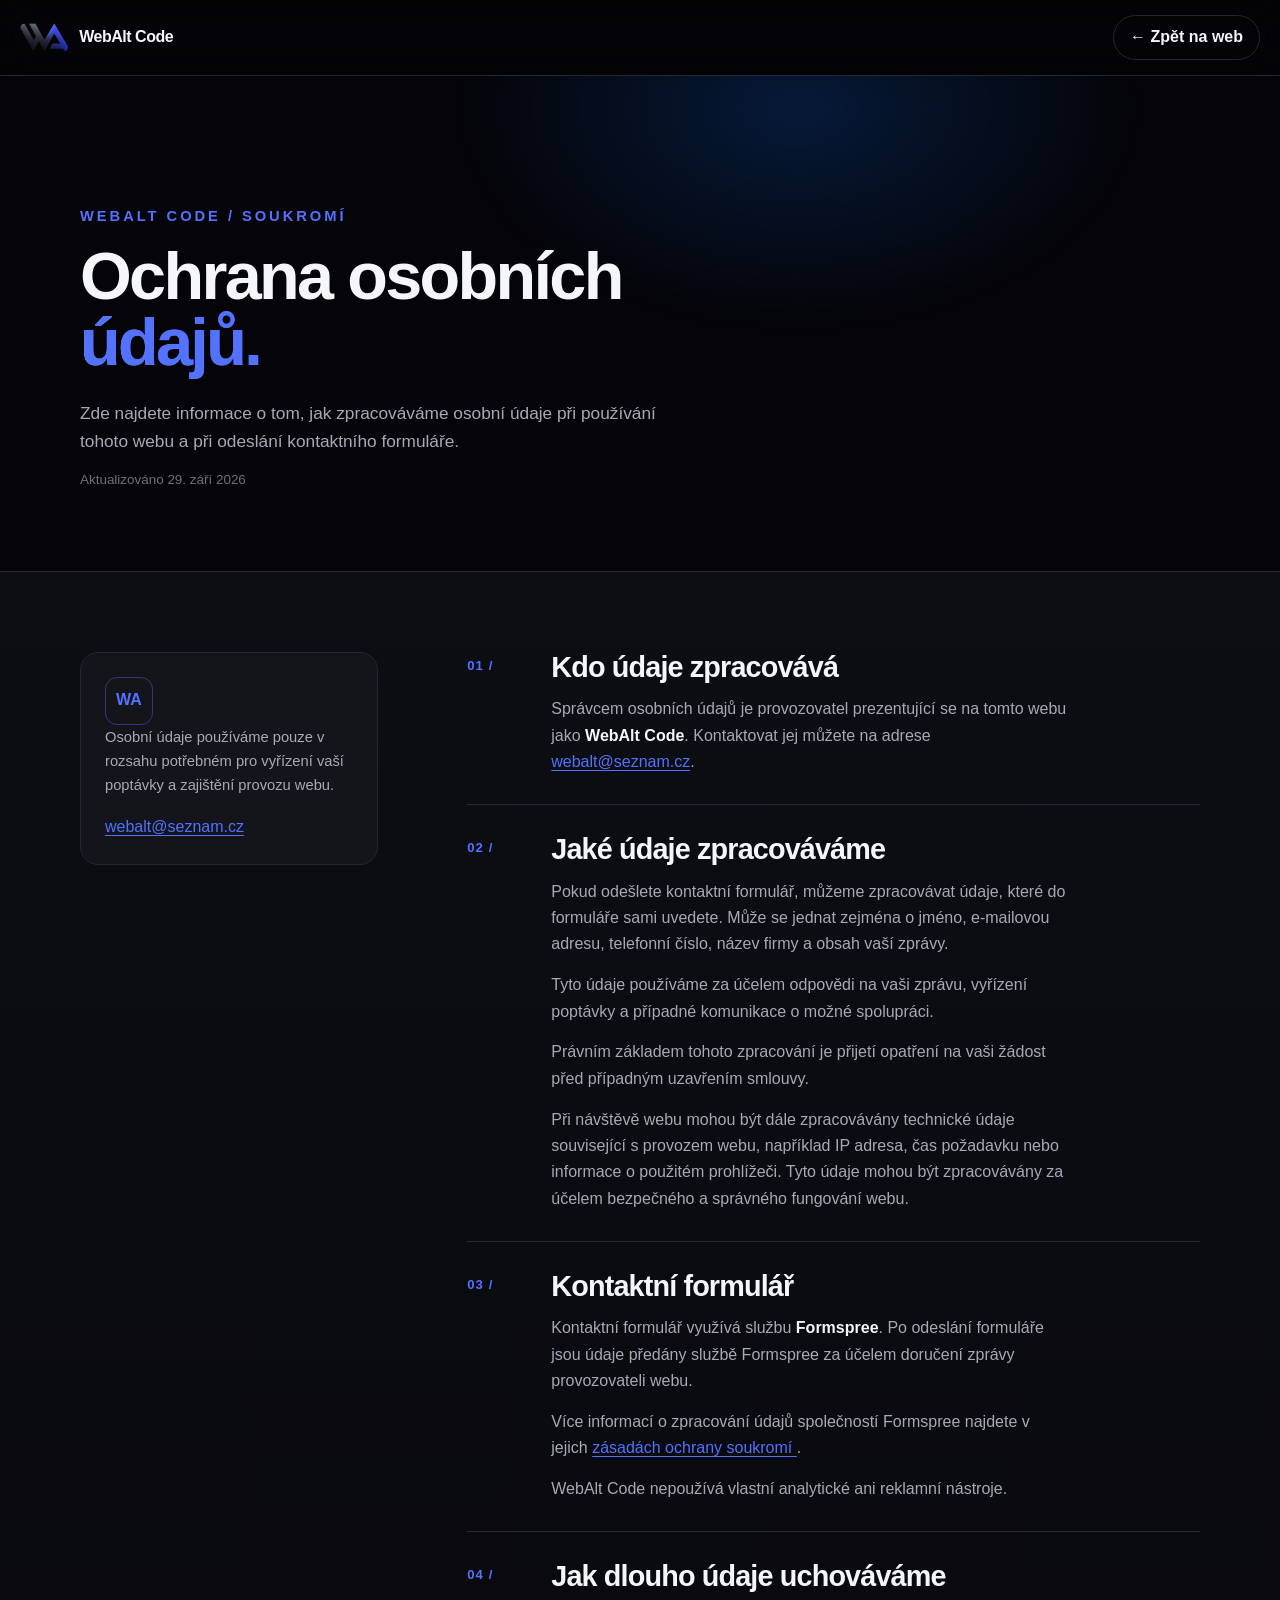
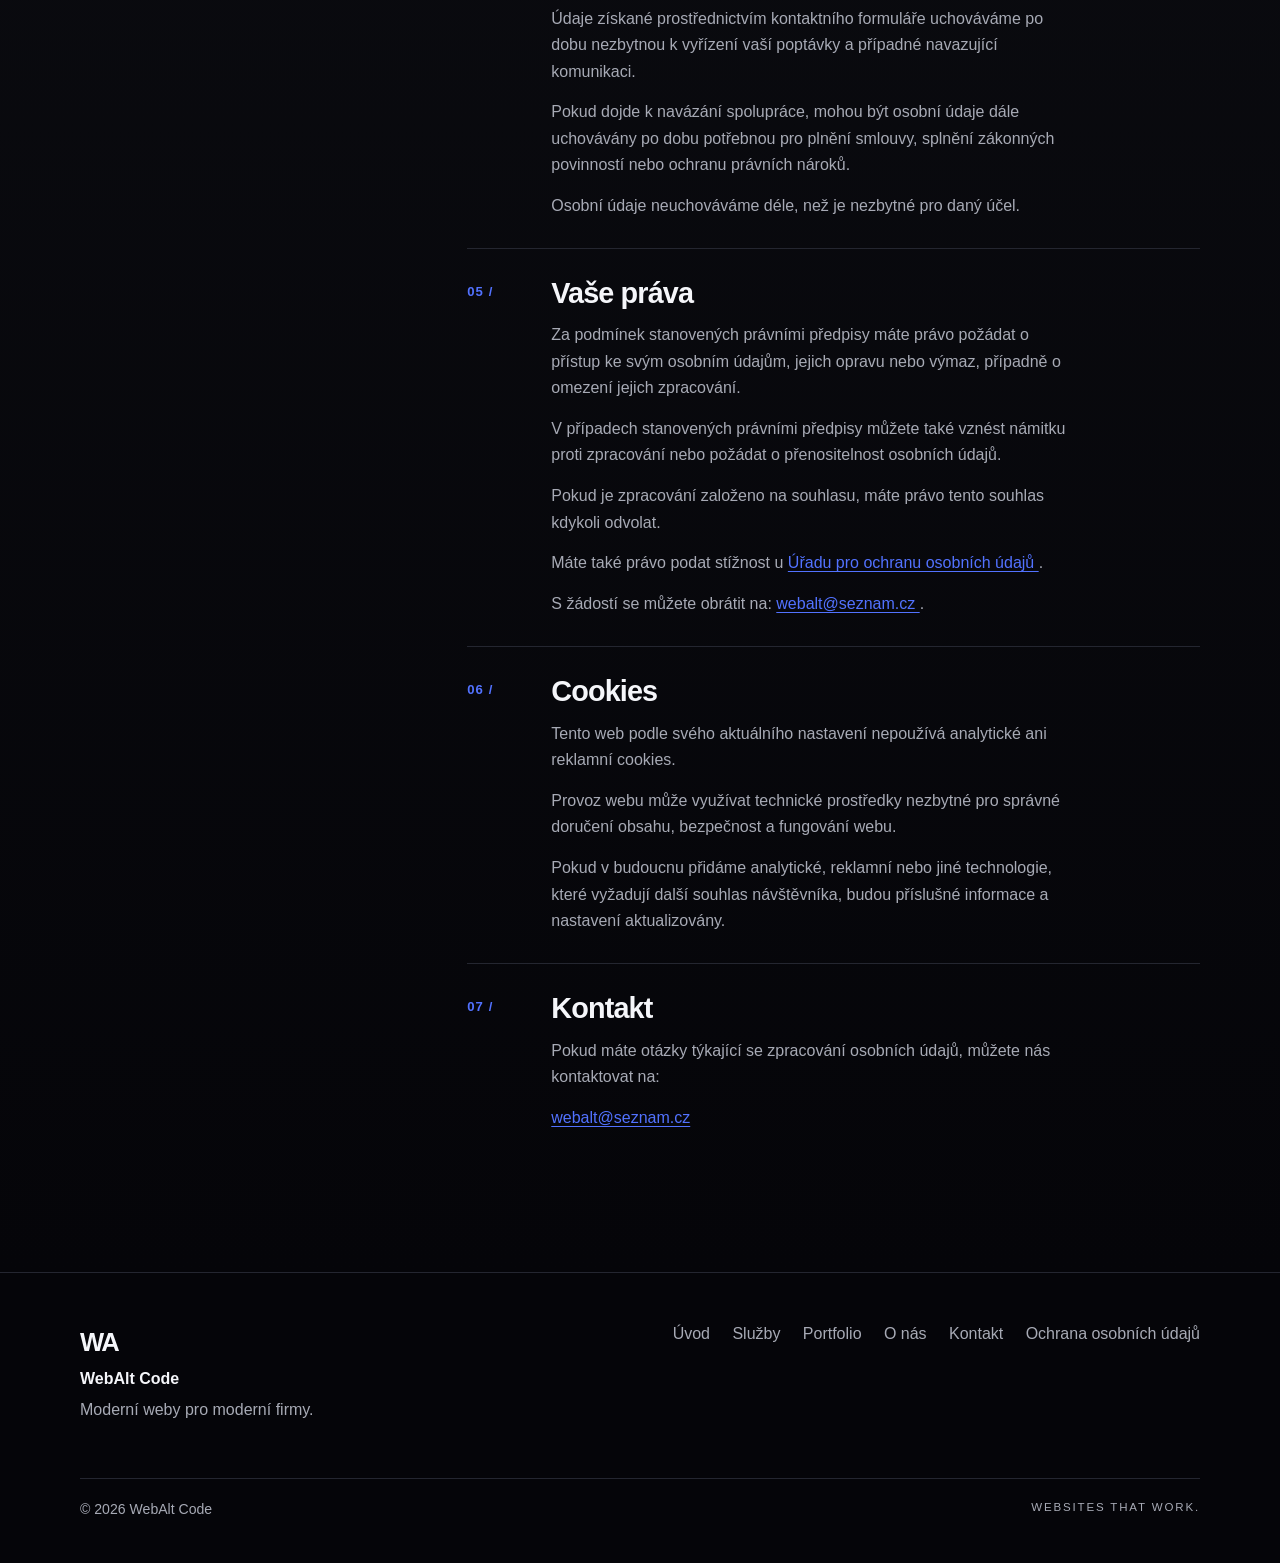
<file: ochrana-osobnich-udaju.html>
<!DOCTYPE html>
<html lang="cs">
<head>

  <!-- Google tag (gtag.js) -->
<script async src="https://www.googletagmanager.com/gtag/js?id=G-W9KX86YKTG"></script>
<script>
  window.dataLayer = window.dataLayer || [];
  function gtag(){dataLayer.push(arguments);}
  gtag('js', new Date());

  gtag('config', 'G-W9KX86YKTG');
</script>

  <meta charset="UTF-8">
  <meta name="viewport" content="width=device-width, initial-scale=1.0">

  <title>Ochrana osobních údajů | WebAlt Code</title>

  <meta
    name="description"
    content="Informace o zpracování osobních údajů při používání webu WebAlt Code a při odeslání kontaktního formuláře."
  >

  <meta name="theme-color" content="#050509">

  <link rel="icon" type="image/svg+xml" href="./images/favicon.svg.jpg">
  <link rel="stylesheet" href="./style.css">
</head>

<body class="legal-page">

  <a class="skip-link" href="#obsah">
    Přeskočit na obsah
  </a>

  <header class="site-header is-scrolled">
    <div class="header-inner">

      <a
        class="brand"
        href="./index.html"
        aria-label="WebAlt Code – úvod"
      >
        <span class="brand__mark" aria-hidden="true"></span>
        <span class="brand__name">WebAlt Code</span>
      </a>

      <a class="btn btn--ghost legal-back" href="./index.html">
        ← Zpět na web
      </a>

    </div>
  </header>


  <main id="obsah" class="legal-main">

    <!-- HERO -->
    <section class="legal-hero">

      <div
        class="legal-hero__glow"
        aria-hidden="true"
      ></div>

      <div class="container">

        <p class="eyebrow">
          WEBALT CODE / SOUKROMÍ
        </p>

        <h1>
          Ochrana osobních<br>
          <span class="text-accent">údajů.</span>
        </h1>

        <p class="legal-intro">
          Zde najdete informace o tom, jak zpracováváme osobní údaje
          při používání tohoto webu a při odeslání kontaktního formuláře.
        </p>

        <p class="legal-updated">
          Aktualizováno 29. září 2026
        </p>

      </div>

    </section>


    <!-- CONTENT -->
    <section class="legal-content">

      <div class="container legal-content__inner">

        <aside class="legal-aside">

          <span
            class="legal-aside__mark"
            aria-hidden="true"
          >
            WA
          </span>

          <p>
            Osobní údaje používáme pouze v rozsahu potřebném
            pro vyřízení vaší poptávky a zajištění provozu webu.
          </p>

          <a href="mailto:webalt@seznam.cz">
            webalt@seznam.cz
          </a>

        </aside>


        <div class="legal-sections">


          <!-- 01 -->
          <section class="legal-section">

            <span class="legal-section__number">
              01 /
            </span>

            <div>

              <h2>
                Kdo údaje zpracovává
              </h2>

             <p>Správcem osobních údajů je provozovatel prezentující se na tomto webu jako <strong>WebAlt Code</strong>. Kontaktovat jej můžete na adrese <a href="mailto:webalt@seznam.cz">webalt@seznam.cz</a>.</p>

              

            </div>

          </section>


          <!-- 02 -->
          <section class="legal-section">

            <span class="legal-section__number">
              02 /
            </span>

            <div>

              <h2>
                Jaké údaje zpracováváme
              </h2>

              <p>
                Pokud odešlete kontaktní formulář, můžeme zpracovávat
                údaje, které do formuláře sami uvedete. Může se jednat
                zejména o jméno, e-mailovou adresu, telefonní číslo,
                název firmy a obsah vaší zprávy.
              </p>

              <p>
                Tyto údaje používáme za účelem odpovědi na vaši zprávu,
                vyřízení poptávky a případné komunikace o možné spolupráci.
              </p>

              <p>
                Právním základem tohoto zpracování je přijetí opatření
                na vaši žádost před případným uzavřením smlouvy.
              </p>

              <p>
                Při návštěvě webu mohou být dále zpracovávány technické
                údaje související s provozem webu, například IP adresa,
                čas požadavku nebo informace o použitém prohlížeči.
                Tyto údaje mohou být zpracovávány za účelem bezpečného
                a správného fungování webu.
              </p>

            </div>

          </section>


          <!-- 03 -->
          <section class="legal-section">

            <span class="legal-section__number">
              03 /
            </span>

            <div>

              <h2>
                Kontaktní formulář
              </h2>

              <p>
                Kontaktní formulář využívá službu
                <strong>Formspree</strong>.
                Po odeslání formuláře jsou údaje předány službě
                Formspree za účelem doručení zprávy provozovateli webu.
              </p>

              <p>
                Více informací o zpracování údajů společností Formspree
                najdete v jejich
                <a
                  href="https://formspree.io/legal/privacy-policy/"
                  target="_blank"
                  rel="noopener noreferrer"
                >
                  zásadách ochrany soukromí
                </a>.
              </p>

              <p>
                WebAlt Code nepoužívá vlastní analytické ani reklamní
                nástroje.
              </p>

            </div>

          </section>


          <!-- 04 -->
          <section class="legal-section">

            <span class="legal-section__number">
              04 /
            </span>

            <div>

              <h2>
                Jak dlouho údaje uchováváme
              </h2>

              <p>
                Údaje získané prostřednictvím kontaktního formuláře
                uchováváme po dobu nezbytnou k vyřízení vaší poptávky
                a případné navazující komunikaci.
              </p>

              <p>
                Pokud dojde k navázání spolupráce, mohou být osobní údaje
                dále uchovávány po dobu potřebnou pro plnění smlouvy,
                splnění zákonných povinností nebo ochranu právních nároků.
              </p>

              <p>
                Osobní údaje neuchováváme déle, než je nezbytné
                pro daný účel.
              </p>

            </div>

          </section>


          <!-- 05 -->
          <section class="legal-section">

            <span class="legal-section__number">
              05 /
            </span>

            <div>

              <h2>
                Vaše práva
              </h2>

              <p>
                Za podmínek stanovených právními předpisy máte právo
                požádat o přístup ke svým osobním údajům, jejich opravu
                nebo výmaz, případně o omezení jejich zpracování.
              </p>

              <p>
                V případech stanovených právními předpisy můžete také
                vznést námitku proti zpracování nebo požádat o
                přenositelnost osobních údajů.
              </p>

              <p>
                Pokud je zpracování založeno na souhlasu, máte právo
                tento souhlas kdykoli odvolat.
              </p>

              <p>
                Máte také právo podat stížnost u
                <a
                  href="https://uoou.gov.cz/"
                  target="_blank"
                  rel="noopener noreferrer"
                >
                  Úřadu pro ochranu osobních údajů
                </a>.
              </p>

              <p>
                S žádostí se můžete obrátit na:
                <a href="mailto:webalt@seznam.cz">
                  webalt@seznam.cz
                </a>.
              </p>

            </div>

          </section>


          <!-- 06 -->
          <section class="legal-section">

            <span class="legal-section__number">
              06 /
            </span>

            <div>

              <h2>
                Cookies
              </h2>

              <p>
                Tento web podle svého aktuálního nastavení nepoužívá
                analytické ani reklamní cookies.
              </p>

              <p>
                Provoz webu může využívat technické prostředky nezbytné
                pro správné doručení obsahu, bezpečnost a fungování webu.
              </p>

              <p>
                Pokud v budoucnu přidáme analytické, reklamní nebo jiné
                technologie, které vyžadují další souhlas návštěvníka,
                budou příslušné informace a nastavení aktualizovány.
              </p>

            </div>

          </section>


          <!-- 07 -->
          <section class="legal-section">

            <span class="legal-section__number">
              07 /
            </span>

            <div>

              <h2>
                Kontakt
              </h2>

              <p>
                Pokud máte otázky týkající se zpracování osobních údajů,
                můžete nás kontaktovat na:
              </p>

              <p>
                <a href="mailto:webalt@seznam.cz">
                  webalt@seznam.cz
                </a>
              </p>

            </div>

          </section>


        </div>
      </div>

    </section>

  </main>


  <!-- FOOTER -->
  <footer class="site-footer">

    <div class="container footer-top">

      <div class="footer-brand">

        <strong
          class="footer-wa"
          aria-hidden="true"
        >
          WA
        </strong>

        <p class="footer-name">
          WebAlt Code
        </p>

        <p>
          Moderní weby pro moderní firmy.
        </p>

      </div>


      <nav aria-label="Patička">

        <ul class="footer-nav">

          <li>
            <a href="./index.html#uvod">
              Úvod
            </a>
          </li>

          <li>
            <a href="./index.html#sluzby">
              Služby
            </a>
          </li>

          <li>
            <a href="./index.html#portfolio">
              Portfolio
            </a>
          </li>

          <li>
            <a href="./index.html#o-nas">
              O nás
            </a>
          </li>

          <li>
            <a href="./index.html#kontakt">
              Kontakt
            </a>
          </li>

          <li>
            <a
              href="./ochrana-osobnich-udaju.html"
              aria-current="page"
            >
              Ochrana osobních údajů
            </a>
          </li>

        </ul>

      </nav>

    </div>


    <div class="container footer-bottom">

      <p>
        © 2026 WebAlt Code
      </p>

      <p class="footer-tagline">
        WEBSITES THAT WORK.
      </p>

    </div>

  </footer>

</body>
</html>
</file>
<file: style.css>
/* ==========================================================================
   WebAlt Code — statický web
   Pouze CSS3. Žádný framework.
   ========================================================================== */

:root {
  --bg: #050509;
  --bg-alt: #0d0e13;
  --card: #14151b;
  --border: #242630;
  --blue: #3158ff;
  --blue-2: #5272ff;
  --glow: #0a6cfa;
  --text: #f5f6fa;
  --text-2: #a7aab5;
  --muted: #6e717c;
  --radius: 18px;
  --header-h: 76px;
  --font: "Manrope", Inter, "Segoe UI", sans-serif;
  --ease: cubic-bezier(0.22, 1, 0.36, 1);
}

*,
*::before,
*::after {
  box-sizing: border-box;
}

html {
  scroll-behavior: smooth;
}

body {
  margin: 0;
  font-family: var(--font);
  background: var(--bg);
  color: var(--text);
  line-height: 1.65;
  -webkit-font-smoothing: antialiased;
}

img {
  max-width: 100%;
  height: auto;
  display: block;
}

a {
  color: inherit;
}

button,
input,
textarea {
  font-family: inherit;
}

.skip-link {
  position: absolute;
  left: 1rem;
  top: -4rem;
  z-index: 1000;
  background: var(--blue);
  color: #fff;
  padding: 0.7rem 1rem;
  border-radius: 10px;
}

.skip-link:focus {
  top: 1rem;
}

.container {
  width: min(1120px, calc(100% - 2.5rem));
  margin-inline: auto;
}

/* -------------------------------------------------------------------------- */
/* Typografie */
/* -------------------------------------------------------------------------- */

h1,
h2,
h3 {
  margin: 0 0 0.8rem;
  letter-spacing: -0.04em;
  line-height: 1.05;
}

h1 {
  font-size: clamp(2.4rem, 5.2vw, 4.4rem);
  font-weight: 800;
  line-height: 0.98;
}

h2 {
  font-size: clamp(2rem, 4.6vw, 3.6rem);
  font-weight: 800;
}

h3 {
  font-size: 1.2rem;
  font-weight: 700;
  letter-spacing: -0.02em;
}

p {
  margin: 0 0 1rem;
  color: var(--text-2);
  max-width: 58ch;
}

.eyebrow {
  margin: 0 0 1.15rem;
  font-size: 0.92rem;
  font-weight: 800;
  letter-spacing: 0.2em;
  color: var(--blue-2);
}

.text-accent {
  background: linear-gradient(90deg, #8aa4ff 0%, var(--blue-2) 40%, var(--blue) 100%);
  -webkit-background-clip: text;
  background-clip: text;
  color: transparent;
}

.section-head {
  margin-bottom: 3rem;
  max-width: 700px;
}

.section-head__text {
  margin-top: 1.2rem;
}

.micro-copy {
  color: var(--muted);
  font-size: 0.92rem;
}

/* -------------------------------------------------------------------------- */
/* Tlačítka */
/* -------------------------------------------------------------------------- */

.btn {
  display: inline-flex;
  align-items: center;
  justify-content: center;
  gap: 0.55rem;
  min-height: 52px;
  padding: 0.85rem 1.35rem;
  border-radius: 999px;
  border: 1px solid transparent;
  text-decoration: none;
  font-weight: 700;
  transition: background 0.25s var(--ease), border-color 0.25s var(--ease), box-shadow 0.25s var(--ease), transform 0.25s var(--ease);
}

.btn--primary {
  background: var(--blue);
  color: #fff;
  box-shadow: 0 0 0 1px rgba(49, 88, 255, 0.3), 0 10px 30px rgba(10, 108, 250, 0.22);
}

.btn--primary:hover,
.btn--primary:focus-visible {
  background: var(--blue-2);
  box-shadow: 0 0 28px rgba(10, 108, 250, 0.45);
}

.btn--ghost {
  background: transparent;
  border-color: var(--border);
  color: var(--text);
}

.btn--ghost:hover,
.btn--ghost:focus-visible {
  border-color: var(--blue-2);
  box-shadow: 0 0 0 1px rgba(82, 114, 255, 0.35);
}

.btn--full {
  width: 100%;
}

.btn__arrow {
  display: inline-block;
  transition: transform 0.25s var(--ease);
}

.btn:hover .btn__arrow,
.btn:focus-visible .btn__arrow,
.text-link:hover span,
.text-link:focus-visible span {
  transform: translateX(4px);
}

.text-link {
  display: inline-flex;
  align-items: center;
  gap: 0.35rem;
  margin-top: auto;
  color: var(--text);
  font-weight: 700;
  text-decoration: none;
}

.text-link span {
  display: inline-block;
  transition: transform 0.25s var(--ease);
}

/* -------------------------------------------------------------------------- */
/* Header */
/* -------------------------------------------------------------------------- */

.site-header {
  position: fixed;
  top: 0;
  left: 0;
  right: 0;
  z-index: 100;
  height: var(--header-h);
  background: rgba(5, 5, 9, 0.35);
  border-bottom: 1px solid transparent;
  transition: background 0.3s var(--ease), border-color 0.3s var(--ease);
}

/* Blur žije na pseudoelementu, ne přímo na .site-header:
   backdrop-filter/filter/transform na PŘEDKOVI mění, vůči čemu se počítá
   position: fixed u potomků (např. mobilní menu), takže by se jinak
   "uvěznilo" uvnitř headeru místo přes celou obrazovku. */
.site-header::before {
  content: "";
  position: absolute;
  inset: 0;
  z-index: -1;
  backdrop-filter: blur(0px);
  transition: backdrop-filter 0.3s var(--ease);
}

.site-header.is-scrolled {
  background: rgba(5, 5, 9, 0.88);
  border-bottom-color: var(--border);
}

.site-header.is-scrolled::before {
  backdrop-filter: blur(16px);
}

.header-inner {
  width: 100%;
  height: 100%;
  margin: 0 auto;
  padding: 0 1.25rem;
  display: flex;
  align-items: center;
  justify-content: space-between;
  gap: 1rem;
}

.header-actions {
  display: flex;
  align-items: center;
  gap: 1.1rem;
}

.brand {
  display: flex;
  align-items: center;
  gap: 0.7rem;
  text-decoration: none;
  font-weight: 800;
  letter-spacing: -0.03em;
}

.brand__mark {
  width: 48px;
  height: 30px;
  flex-shrink: 0;
  border-radius: 6px;
  background: url("./images/WebAlt_pfp-removebg-preview.png") 50% 42% / 190% auto no-repeat;
}

.nav {
  margin-left: 0;
}

.nav__list {
  display: flex;
  gap: 1.05rem;
  list-style: none;
  margin: 0;
  padding: 0;
}

.nav__link {
  color: var(--text-2);
  text-decoration: none;
  font-size: 0.95rem;
  font-weight: 600;
}

.nav__link:hover,
.nav__link:focus-visible {
  color: var(--text);
}

.nav__cta {
  display: none;
}

.btn--header {
  min-height: 42px;
  padding: 0.55rem 1rem;
  white-space: nowrap;
  font-size: 0.9rem;
}

.menu-toggle {
  display: none;
  position: relative;
  align-items: center;
  justify-content: center;
  margin-left: auto;
  width: 46px;
  height: 46px;
  flex-shrink: 0;
  border: 1px solid var(--border);
  border-radius: 12px;
  background: var(--card);
  padding: 0;
  cursor: pointer;
  transition: border-color 0.2s var(--ease), background 0.2s var(--ease);
}

.menu-toggle:hover,
.menu-toggle:focus-visible {
  border-color: var(--blue-2);
}

.menu-toggle[aria-expanded="true"] span:nth-child(1) {
  top: 50%;
  transform: translate(-50%, -50%) rotate(45deg);
}

.menu-toggle[aria-expanded="true"] span:nth-child(2) {
  opacity: 0;
  transform: translate(-50%, -50%) translateX(-6px);
}

.menu-toggle[aria-expanded="true"] span:nth-child(3) {
  top: 50%;
  transform: translate(-50%, -50%) rotate(-45deg);
}

.menu-toggle span {
  position: absolute;
  left: 50%;
  width: 19px;
  height: 1.5px;
  background: var(--text);
  transform: translate(-50%, -50%);
  transition: transform 0.25s var(--ease), opacity 0.2s var(--ease), top 0.25s var(--ease);
}

.menu-toggle span:nth-child(1) {
  top: calc(50% - 6px);
}

.menu-toggle span:nth-child(2) {
  top: 50%;
}

.menu-toggle span:nth-child(3) {
  top: calc(50% + 6px);
}

/* Zabránění scrollu v pozadí a plynulý přechod ikony jsou řešeny výše i v responsive sekci. */

.nav-backdrop {
  position: fixed;
  inset: 0;
  z-index: 85;
  background: rgba(2, 2, 5, 0.6);
  backdrop-filter: blur(2px);
  opacity: 0;
  pointer-events: none;
  transition: opacity 0.3s var(--ease);
}

.nav-backdrop.is-visible {
  opacity: 1;
  pointer-events: auto;
}

/* -------------------------------------------------------------------------- */
/* Hero */
/* -------------------------------------------------------------------------- */

.hero {
  position: relative;
  min-height: 92vh;
  display: grid;
  place-items: center;
  overflow: hidden;
  isolation: isolate;
}

.hero__glow {
  position: absolute;
  inset: 8% 20% auto;
  height: 280px;
  background: radial-gradient(circle, rgba(10, 108, 250, 0.28), transparent 70%);
  filter: blur(12px);
  z-index: -2;
}

.hero__arc {
  position: absolute;
  width: 70vw;
  height: 70vw;
  border: 1px solid rgba(49, 88, 255, 0.18);
  border-radius: 50%;
  pointer-events: none;
  z-index: -1;
}

.hero__arc--left {
  left: -38vw;
  top: -10vh;
  box-shadow: 0 0 80px rgba(10, 108, 250, 0.08);
}

.hero__arc--right {
  right: -38vw;
  bottom: -20vh;
}

.hero__scene {
  position: absolute;
  width: min(260px, 22vw);
  opacity: 0.28;
  pointer-events: none;
  z-index: -1;
}

.hero__scene--code {
  left: 4%;
  top: 22%;
}

.hero__scene--ui {
  right: 5%;
  bottom: 18%;
}

.code-panel,
.ui-panel {
  border: 1px solid var(--border);
  background: rgba(13, 14, 19, 0.75);
  border-radius: 16px;
  padding: 1rem;
}

.code-panel {
  font-size: 0.68rem;
  color: #8d93a5;
  line-height: 1.5;
  overflow: hidden;
}

.ui-panel__bar {
  display: flex;
  gap: 0.55rem;
  font-size: 0.58rem;
  letter-spacing: 0.08em;
  color: var(--muted);
  margin-bottom: 0.9rem;
}

.ui-panel__bar .is-accent {
  color: var(--blue-2);
}

.ui-panel__title {
  color: var(--text);
  font-weight: 800;
  font-size: 1.05rem;
  line-height: 1.15;
  margin-bottom: 0.4rem;
}

.ui-panel__text,
.ui-panel__chip {
  font-size: 0.72rem;
}

.ui-panel__chip {
  display: inline-block;
  margin-top: 0.4rem;
  color: var(--blue-2);
  letter-spacing: 0.08em;
}

.hero__content {
  position: relative;
  z-index: 2;
  text-align: center;
  padding: 7rem 0 5rem;
}

.hero__lead {
  margin: 1.3rem auto 2rem;
  font-size: 1.08rem;
}

.hero__actions {
  display: flex;
  justify-content: center;
  flex-wrap: wrap;
  gap: 0.8rem;
  margin-bottom: 2rem;
}

.hero__perks {
  display: flex;
  justify-content: center;
  flex-wrap: wrap;
  gap: 0.7rem 1.4rem;
  padding: 0;
  margin: 0;
  list-style: none;
  color: var(--text-2);
  font-size: 0.92rem;
}

.hero__perks li::before {
  content: "✓ ";
  color: var(--blue-2);
  font-weight: 800;
}

/* -------------------------------------------------------------------------- */
/* Sekce a karty */
/* -------------------------------------------------------------------------- */

.section,
.hero,
.offer,
.final-cta {
  scroll-margin-top: 88px;
}

.section {
  padding: 8.5rem 0;
}

.section--alt,
#o-nas {
  background: var(--bg-alt);
  border-top: 100px solid #050509;
}

#proc-my {
  background: var(--bg);
}

.card-grid,
.service-grid,
.why-grid {
  display: grid;
  gap: 1rem;
}

.card-grid,
.why-grid {
  grid-template-columns: repeat(auto-fit, minmax(230px, 1fr));
}

.service-grid {
  grid-template-columns: repeat(2, 1fr);
}

.info-card,
.service-card,
.why-card,
.fact,
.portfolio-card,
.contact-form,
.about__visual {
  background: var(--card);
  border: 1px solid var(--border);
  border-radius: var(--radius);
}

.info-card,
.service-card,
.why-card {
  padding: 1.5rem;
  min-height: 210px;
  display: flex;
  flex-direction: column;
  gap: 0.45rem;
  transition: transform 0.3s var(--ease), border-color 0.3s var(--ease);
}

.info-card:hover,
.service-card:hover,
.why-card:hover,
.portfolio-card:hover {
  border-color: #3158ff88;
  transform: translateY(-4px);
}

.info-card__num,
.service-card__index,
.timeline__num {
  color: var(--blue-2);
  font-weight: 800;
  letter-spacing: 0.08em;
}

.service-card__lead {
  color: var(--text);
  font-weight: 600;
}

/* -------------------------------------------------------------------------- */
/* Nabídka / CTA */
/* -------------------------------------------------------------------------- */

.offer,
.final-cta {
  position: relative;
  padding: 8.5rem 0;
  overflow: hidden;
  text-align: center;
}

.offer__inner,
.final-cta__inner {
  position: relative;
  z-index: 1;
}

.offer__inner p,
.final-cta__inner p {
  margin-inline: auto;
}

.offer__glow,
.final-cta__glow {
  position: absolute;
  inset: 10% 18%;
  background: radial-gradient(circle, rgba(10, 108, 250, 0.32), transparent 68%);
  filter: blur(8px);
}

.offer .btn,
.final-cta .btn {
  margin: 1.4rem 0 1rem;
}

/* -------------------------------------------------------------------------- */
/* Timeline */
/* -------------------------------------------------------------------------- */

.timeline {
  list-style: none;
  margin: 0;
  padding: 0;
  display: grid;
  grid-template-columns: repeat(5, 1fr);
  gap: 1rem;
  counter-reset: none;
}

.timeline__item {
  position: relative;
  padding: 1.3rem 0.2rem 0;
  border-top: 1px solid var(--border);
}

.timeline__item::before {
  content: "";
  position: absolute;
  top: -1px;
  left: 0;
  width: 42px;
  height: 2px;
  background: var(--blue);
}

.timeline__num {
  display: block;
  margin-bottom: 0.8rem;
  font-size: 1.4rem;
}

/* -------------------------------------------------------------------------- */
/* Portfolio */
/* -------------------------------------------------------------------------- */

.portfolio-card {
  overflow: hidden;
  display: grid;
  grid-template-columns: 1.15fr 0.85fr;
  transition: transform 0.35s var(--ease), border-color 0.35s var(--ease);
}

.portfolio-card:hover {
  transform: scale(1.015);
}

.portfolio-card__visual {
  min-height: 320px;
  background:
    radial-gradient(circle at 50% 30%, rgba(10, 108, 250, 0.2), transparent 55%),
    #08090e;
  overflow: hidden;
}

.portfolio-card__visual img {
  width: 100%;
  height: 100%;
  object-fit: cover;
  transform: translateY(0);
}

.portfolio-card__body {
  padding: 2rem;
}

.portfolio-card__name {
  color: var(--blue-2);
  font-weight: 800;
  letter-spacing: 0.14em;
  font-size: 0.78rem;
}

.tags {
  display: flex;
  flex-wrap: wrap;
  gap: 0.5rem;
  padding: 0;
  margin: 0 0 1rem;
  list-style: none;
}

.tags li {
  border: 1px solid var(--border);
  border-radius: 999px;
  padding: 0.3rem 0.7rem;
  font-size: 0.72rem;
  letter-spacing: 0.08em;
  color: var(--text-2);
}

.portfolio-note {
  margin-top: 2rem;
}

/* -------------------------------------------------------------------------- */
/* O nás */
/* -------------------------------------------------------------------------- */

.about {
  display: grid;
  grid-template-columns: 1.1fr 0.9fr;
  gap: 2.5rem;
  align-items: center;
}

.about__visual {
  padding: 2rem;
  background:
    radial-gradient(circle at 50% 30%, rgba(49, 88, 255, 0.18), transparent 60%),
    var(--card);
}

.facts {
  display: grid;
  grid-template-columns: repeat(auto-fit, minmax(160px, 1fr));
  gap: 1rem;
  margin-top: 2.5rem;
}

.fact {
  padding: 1.4rem;
}

.fact strong {
  display: block;
  font-size: 2rem;
  letter-spacing: -0.04em;
}

.fact span {
  color: var(--muted);
  font-size: 0.78rem;
  letter-spacing: 0.12em;
}

/* -------------------------------------------------------------------------- */
/* Kontakt */
/* -------------------------------------------------------------------------- */

.contact {
  display: grid;
  grid-template-columns: 0.9fr 1.1fr;
  gap: 3rem;
  align-items: start;
}

.contact-list {
  list-style: none;
  padding: 0;
  margin: 2rem 0 0;
}

.contact-list li {
  padding: 1rem 0;
  border-top: 1px solid var(--border);
}

.contact-list span {
  display: block;
  color: var(--muted);
  font-size: 0.82rem;
  margin-bottom: 0.25rem;
}

.contact-list a {
  color: var(--blue-2);
  font-weight: 700;
}

.contact-form {
  padding: 1.5rem;
  display: grid;
  gap: 1rem;
}

.form-row {
  display: grid;
  gap: 0.4rem;
}

.form-row label {
  font-weight: 700;
  font-size: 0.9rem;
}

.optional {
  color: var(--muted);
  font-weight: 500;
}

.form-row input,
.form-row textarea {
  width: 100%;
  background: #0d0e13;
  border: 1px solid var(--border);
  border-radius: 12px;
  color: var(--text);
  padding: 0.85rem 0.95rem;
}

.form-row input:focus,
.form-row textarea:focus {
  outline: 2px solid var(--blue);
  outline-offset: 1px;
}

.form-row input.is-invalid,
.form-row textarea.is-invalid {
  border-color: #ff6b7a;
}

.field-error {
  min-height: 1.1em;
  margin: 0;
  color: #ff8a96;
  font-size: 0.82rem;
}

.form-success {
  margin: 0;
  color: var(--text);
  background: rgba(49, 88, 255, 0.12);
  border: 1px solid rgba(82, 114, 255, 0.35);
  border-radius: 12px;
  padding: 0.9rem 1rem;
}

/* -------------------------------------------------------------------------- */
/* Footer */
/* -------------------------------------------------------------------------- */

.site-footer {
  border-top: 1px solid var(--border);
  padding: 3rem 0 1.6rem;
}

.footer-top,
.footer-bottom {
  display: flex;
  justify-content: space-between;
  gap: 2rem;
}

.footer-wa {
  font-size: 1.6rem;
  letter-spacing: -0.06em;
}

.footer-name {
  color: var(--text);
  font-weight: 800;
  margin: 0.2rem 0 0.3rem;
}

.footer-nav {
  display: flex;
  flex-wrap: wrap;
  gap: 1rem 1.4rem;
  list-style: none;
  padding: 0;
  margin: 0;
}

.footer-nav a {
  color: var(--text-2);
  text-decoration: none;
}

.footer-nav a:hover,
.footer-nav a:focus-visible {
  color: var(--text);
}

.footer-bottom {
  margin-top: 2.4rem;
  padding-top: 1.2rem;
  border-top: 1px solid var(--border);
  color: var(--muted);
  font-size: 0.88rem;
}

.footer-tagline {
  letter-spacing: 0.16em;
  font-size: 0.72rem;
}

/* -------------------------------------------------------------------------- */
/* Ochrana osobních údajů */
/* -------------------------------------------------------------------------- */

.legal-main {
  padding-top: var(--header-h);
}

.legal-hero {
  position: relative;
  overflow: hidden;
  isolation: isolate;
  padding: clamp(5rem, 10vw, 8rem) 0 4rem;
  border-bottom: 1px solid var(--border);
}

.legal-hero__glow {
  position: absolute;
  z-index: -1;
  top: -12rem;
  left: 35%;
  width: min(700px, 80vw);
  height: 28rem;
  background: radial-gradient(ellipse, rgba(10, 108, 250, 0.2), transparent 68%);
  filter: blur(12px);
}

.legal-hero .eyebrow {
  margin-bottom: 1rem;
}

.legal-hero h1 {
  max-width: 800px;
}

.text-accent {
  color: var(--blue-2);
}

.legal-intro {
  max-width: 620px;
  margin: 1.5rem 0 0.8rem;
  color: var(--text-2);
  font-size: 1.08rem;
}

.legal-updated {
  color: var(--muted);
  font-size: 0.84rem;
}

.legal-content {
  padding: 5rem 0 7rem;
  background: linear-gradient(180deg, var(--bg-alt), var(--bg));
}

.legal-content__inner {
  display: grid;
  grid-template-columns: minmax(200px, 0.65fr) minmax(0, 1.6fr);
  gap: clamp(2rem, 7vw, 6rem);
  align-items: start;
}

.legal-aside {
  position: sticky;
  top: calc(var(--header-h) + 2rem);
  padding: 1.5rem;
  background: var(--card);
  border: 1px solid var(--border);
  border-radius: var(--radius);
}

.legal-aside__mark {
  display: inline-grid;
  place-items: center;
  width: 3rem;
  height: 3rem;
  border: 1px solid rgba(82, 114, 255, 0.4);
  border-radius: 12px;
  color: var(--blue-2);
  font-weight: 800;
}

.legal-aside p {
  color: var(--text-2);
  font-size: 0.92rem;
}

.legal-aside a,
.legal-section a {
  color: var(--blue-2);
  text-underline-offset: 0.2em;
}

.legal-sections {
  display: grid;
}

.legal-section {
  display: grid;
  grid-template-columns: 4rem minmax(0, 1fr);
  gap: 1.25rem;
  padding: 1.8rem 0;
  border-top: 1px solid var(--border);
}

.legal-section:first-child {
  padding-top: 0;
  border-top: 0;
}

.legal-section__number {
  padding-top: 0.2rem;
  color: var(--blue-2);
  font-size: 0.82rem;
  font-weight: 800;
  letter-spacing: 0.08em;
}

.legal-section h2 {
  margin-bottom: 0.9rem;
  font-size: clamp(1.35rem, 2.3vw, 1.8rem);
  letter-spacing: -0.03em;
}

.legal-section p {
  margin: 0 0 0.9rem;
  color: var(--text-2);
}

.legal-section p:last-child {
  margin-bottom: 0;
}

.legal-section strong {
  color: var(--text);
}

.legal-back {
  min-height: 42px;
  padding: 0.55rem 1rem;
  text-decoration: none;
  white-space: nowrap;
}

/* -------------------------------------------------------------------------- */
/* Animace při načtení a scrollu */
/* -------------------------------------------------------------------------- */

.js .reveal {
  opacity: 0;
  transform: translateY(18px);
}

.js .hero .reveal {
  animation: fadeUp 0.7s var(--ease) forwards;
}

.hero .eyebrow { animation-delay: 0.05s; }
.hero__title { animation-delay: 0.14s; }
.hero__lead { animation-delay: 0.24s; }
.hero__actions { animation-delay: 0.34s; }
.hero__perks { animation-delay: 0.44s; }

.js .reveal.is-visible {
  opacity: 1;
  transform: none;
  transition: opacity 0.6s var(--ease), transform 0.6s var(--ease);
}

@keyframes fadeUp {
  from {
    opacity: 0;
    transform: translateY(16px);
  }
  to {
    opacity: 1;
    transform: none;
  }
}

/* -------------------------------------------------------------------------- */
/* Přístupnost a klávesnice */
/* -------------------------------------------------------------------------- */

:focus-visible {
  outline: 2px solid var(--blue-2);
  outline-offset: 3px;
}

html.nav-open,
body.nav-open {
  overflow: hidden;
}

/* -------------------------------------------------------------------------- */
/* Responsive */
/* -------------------------------------------------------------------------- */

@media (max-width: 1100px) {
  .hero__scene {
    display: none;
  }
}

/* Přechodová zóna těsně před hamburger menu — zabraňuje slepení navigace */
@media (max-width: 1150px) and (min-width: 961px) {
  .nav__list {
    gap: 0.75rem;
    font-size: 0.88rem;
  }

  .header-actions {
    gap: 0.7rem;
  }

  .btn--header {
    padding: 0.5rem 0.85rem;
    font-size: 0.85rem;
  }
}

@media (max-width: 980px) {
  .timeline {
    grid-template-columns: repeat(2, 1fr);
  }

  .about,
  .contact,
  .portfolio-card {
    grid-template-columns: 1fr;
  }

  .hero__scene {
    display: none;
  }
}

@media (max-width: 760px) {
  .legal-content__inner {
    grid-template-columns: 1fr;
  }

  .legal-aside {
    position: static;
  }
}

@media (max-width: 960px) {
  .site-header {
    background: #050509;
    border-bottom-color: var(--border);
  }

  .header-actions {
    gap: 0;
  }

  .nav {
    position: fixed;
    top: 0;
    right: 0;
    bottom: 0;
    left: auto;
    z-index: 90;
    display: flex;
    flex-direction: column;
    justify-content: center;
    width: min(360px, 84vw);
    background: #08090e;
    border-left: 1px solid var(--border);
    box-shadow: -24px 0 60px rgba(0, 0, 0, 0.45);
    transform: translateX(100%);
    visibility: hidden;
    transition: transform 0.35s var(--ease), visibility 0s linear 0.35s;
    padding: calc(var(--header-h) + 1.5rem) 2rem 2rem;
    overflow-y: auto;
  }

  .nav.is-open {
    transform: none;
    visibility: visible;
    transition: transform 0.35s var(--ease), visibility 0s linear 0s;
  }

  .nav__list {
    flex-direction: column;
    align-items: flex-start;
    gap: 1.3rem;
    font-size: 1.3rem;
  }

  .nav__list li {
    opacity: 0;
    transform: translateX(16px);
    transition: opacity 0.35s var(--ease), transform 0.35s var(--ease);
  }

  .nav.is-open .nav__list li {
    opacity: 1;
    transform: none;
  }

  .nav.is-open .nav__list li:nth-child(1) { transition-delay: 0.06s; }
  .nav.is-open .nav__list li:nth-child(2) { transition-delay: 0.1s; }
  .nav.is-open .nav__list li:nth-child(3) { transition-delay: 0.14s; }
  .nav.is-open .nav__list li:nth-child(4) { transition-delay: 0.18s; }
  .nav.is-open .nav__list li:nth-child(5) { transition-delay: 0.22s; }
  .nav.is-open .nav__list li:nth-child(6) { transition-delay: 0.26s; }

  .nav__link {
    color: var(--text);
    display: inline-block;
    padding: 0.15rem 0;
  }

  .nav__cta {
    display: block;
    margin-top: 0.6rem;
    width: 100%;
  }

  .nav__cta .btn {
    width: 100%;
  }

  .btn--header {
    display: none;
  }

  .menu-toggle {
    display: inline-flex;
    z-index: 110;
  }

  .brand {
    position: relative;
    z-index: 110;
  }

  .hero__actions .btn,
  .offer .btn,
  .final-cta .btn {
    width: 100%;
  }

  .footer-top,
  .footer-bottom {
    flex-direction: column;
  }
}

@media (max-width: 960px) and (prefers-reduced-motion: reduce) {
  .nav,
  .nav__list li {
    transition: none !important;
  }
}

@media (max-width: 640px) {
  h1 {
    font-size: 2.35rem;
  }

  .section,
  .offer,
  .final-cta {
    padding: 5.5rem 0;
  }

  .legal-hero {
    padding: 4.5rem 0 3rem;
  }

  .legal-content {
    padding: 3rem 0 4rem;
  }

  .legal-section {
    grid-template-columns: 2.8rem minmax(0, 1fr);
    gap: 0.7rem;
  }

  .service-grid,
  .timeline {
    grid-template-columns: 1fr;
  }

  .timeline__item {
    padding-left: 0;
  }

  .portfolio-card__body {
    padding: 1.4rem;
  }

  .about__visual {
    padding: 1.2rem;
  }
}

@media (max-width: 400px) {
  .container {
    width: min(1120px, calc(100% - 2rem));
  }

  .hero__title {
    font-size: 2.05rem;
  }

  .eyebrow {
    font-size: 0.8rem;
  }

  .btn {
    padding: 0.8rem 1.1rem;
  }

  .nav {
    width: 100%;
    border-left: none;
  }
}

@media (prefers-reduced-motion: reduce) {
  html {
    scroll-behavior: auto;
  }

  *,
  *::before,
  *::after {
    animation: none !important;
    transition: none !important;
  }

  .reveal,
  .hero .reveal,
  .js .reveal,
  .js .hero .reveal {
    opacity: 1;
    transform: none;
  }
}
</file>
<file: WaW/style.css>
/* ==========================================================================
   WebAlt Code — statický web
   Pouze CSS3. Žádný framework.
   ========================================================================== */

:root {
  --bg: #050509;
  --bg-alt: #0d0e13;
  --card: #14151b;
  --border: #242630;
  --blue: #3158ff;
  --blue-2: #5272ff;
  --glow: #0a6cfa;
  --text: #f5f6fa;
  --text-2: #a7aab5;
  --muted: #6e717c;
  --radius: 18px;
  --header-h: 76px;
  --font: "Manrope", Inter, "Segoe UI", sans-serif;
  --ease: cubic-bezier(0.22, 1, 0.36, 1);
}

*,
*::before,
*::after {
  box-sizing: border-box;
}

html {
  scroll-behavior: smooth;
}

body {
  margin: 0;
  font-family: var(--font);
  background: var(--bg);
  color: var(--text);
  line-height: 1.65;
  -webkit-font-smoothing: antialiased;
}

img {
  max-width: 100%;
  height: auto;
  display: block;
}

a {
  color: inherit;
}

button,
input,
textarea {
  font-family: inherit;
}

.skip-link {
  position: absolute;
  left: 1rem;
  top: -4rem;
  z-index: 1000;
  background: var(--blue);
  color: #fff;
  padding: 0.7rem 1rem;
  border-radius: 10px;
}

.skip-link:focus {
  top: 1rem;
}

.container {
  width: min(1120px, calc(100% - 2.5rem));
  margin-inline: auto;
}

/* -------------------------------------------------------------------------- */
/* Typografie */
/* -------------------------------------------------------------------------- */

h1,
h2,
h3 {
  margin: 0 0 0.8rem;
  letter-spacing: -0.04em;
  line-height: 1.05;
}

h1 {
  font-size: clamp(2.4rem, 5.2vw, 4.4rem);
  font-weight: 800;
  line-height: 0.98;
}

h2 {
  font-size: clamp(2rem, 4.6vw, 3.6rem);
  font-weight: 800;
}

h3 {
  font-size: 1.2rem;
  font-weight: 700;
  letter-spacing: -0.02em;
}

p {
  margin: 0 0 1rem;
  color: var(--text-2);
  max-width: 58ch;
}

.eyebrow {
  margin: 0 0 1.15rem;
  font-size: 0.92rem;
  font-weight: 800;
  letter-spacing: 0.2em;
  color: var(--blue-2);
}

.text-accent {
  background: linear-gradient(90deg, #8aa4ff 0%, var(--blue-2) 40%, var(--blue) 100%);
  -webkit-background-clip: text;
  background-clip: text;
  color: transparent;
}

.section-head {
  margin-bottom: 3rem;
  max-width: 700px;
}

.section-head__text {
  margin-top: 1.2rem;
}

.micro-copy {
  color: var(--muted);
  font-size: 0.92rem;
}

/* -------------------------------------------------------------------------- */
/* Tlačítka */
/* -------------------------------------------------------------------------- */

.btn {
  display: inline-flex;
  align-items: center;
  justify-content: center;
  gap: 0.55rem;
  min-height: 52px;
  padding: 0.85rem 1.35rem;
  border-radius: 999px;
  border: 1px solid transparent;
  text-decoration: none;
  font-weight: 700;
  transition: background 0.25s var(--ease), border-color 0.25s var(--ease), box-shadow 0.25s var(--ease), transform 0.25s var(--ease);
}

.btn--primary {
  background: var(--blue);
  color: #fff;
  box-shadow: 0 0 0 1px rgba(49, 88, 255, 0.3), 0 10px 30px rgba(10, 108, 250, 0.22);
}

.btn--primary:hover,
.btn--primary:focus-visible {
  background: var(--blue-2);
  box-shadow: 0 0 28px rgba(10, 108, 250, 0.45);
}

.btn--ghost {
  background: transparent;
  border-color: var(--border);
  color: var(--text);
}

.btn--ghost:hover,
.btn--ghost:focus-visible {
  border-color: var(--blue-2);
  box-shadow: 0 0 0 1px rgba(82, 114, 255, 0.35);
}

.btn--full {
  width: 100%;
}

.btn__arrow {
  display: inline-block;
  transition: transform 0.25s var(--ease);
}

.btn:hover .btn__arrow,
.btn:focus-visible .btn__arrow,
.text-link:hover span,
.text-link:focus-visible span {
  transform: translateX(4px);
}

.text-link {
  display: inline-flex;
  align-items: center;
  gap: 0.35rem;
  margin-top: auto;
  color: var(--text);
  font-weight: 700;
  text-decoration: none;
}

.text-link span {
  display: inline-block;
  transition: transform 0.25s var(--ease);
}

/* -------------------------------------------------------------------------- */
/* Header */
/* -------------------------------------------------------------------------- */

.site-header {
  position: fixed;
  top: 0;
  left: 0;
  right: 0;
  z-index: 100;
  height: var(--header-h);
  background: rgba(5, 5, 9, 0.35);
  border-bottom: 1px solid transparent;
  backdrop-filter: blur(0px);
  transition: background 0.3s var(--ease), border-color 0.3s var(--ease), backdrop-filter 0.3s var(--ease);
}

.site-header.is-scrolled {
  background: rgba(5, 5, 9, 0.88);
  border-bottom-color: var(--border);
  backdrop-filter: blur(16px);
}

.header-inner {
  width: 100%;
  height: 100%;
  margin: 0 auto;
  padding: 0 1.25rem;
  display: flex;
  align-items: center;
  justify-content: space-between;
  gap: 1rem;
}

.header-actions {
  display: flex;
  align-items: center;
  gap: 1.1rem;
}

.brand {
  display: flex;
  align-items: center;
  gap: 0.7rem;
  text-decoration: none;
  font-weight: 800;
  letter-spacing: -0.03em;
}

.brand__mark {
  width: 48px;
  height: 30px;
  flex-shrink: 0;
  border-radius: 6px;
  background: url("./images/WebAlt_pfp-removebg-preview.png") 50% 42% / 190% auto no-repeat;
}

.nav {
  margin-left: 0;
}

.nav__list {
  display: flex;
  gap: 1.05rem;
  list-style: none;
  margin: 0;
  padding: 0;
}

.nav__link {
  color: var(--text-2);
  text-decoration: none;
  font-size: 0.95rem;
  font-weight: 600;
}

.nav__link:hover,
.nav__link:focus-visible {
  color: var(--text);
}

.nav__cta {
  display: none;
}

.btn--header {
  min-height: 42px;
  padding: 0.55rem 1rem;
  white-space: nowrap;
  font-size: 0.9rem;
}

.menu-toggle {
  display: none;
  margin-left: auto;
  width: 44px;
  height: 44px;
  border: 1px solid var(--border);
  border-radius: 12px;
  background: var(--card);
  padding: 0;
}

.menu-toggle[aria-expanded="true"] span:nth-child(1) {
  transform: translateY(5.5px) rotate(45deg);
}

.menu-toggle[aria-expanded="true"] span:nth-child(2) {
  opacity: 0;
}

.menu-toggle[aria-expanded="true"] span:nth-child(3) {
  transform: translateY(-5.5px) rotate(-45deg);
}

.menu-toggle span {
  display: block;
  width: 18px;
  height: 1.5px;
  margin: 4px auto;
  background: var(--text);
  transition: transform 0.2s var(--ease), opacity 0.2s var(--ease);
}

/* -------------------------------------------------------------------------- */
/* Hero */
/* -------------------------------------------------------------------------- */

.hero {
  position: relative;
  min-height: 92vh;
  display: grid;
  place-items: center;
  overflow: hidden;
  isolation: isolate;
}

.hero__glow {
  position: absolute;
  inset: 8% 20% auto;
  height: 280px;
  background: radial-gradient(circle, rgba(10, 108, 250, 0.28), transparent 70%);
  filter: blur(12px);
  z-index: -2;
}

.hero__arc {
  position: absolute;
  width: 70vw;
  height: 70vw;
  border: 1px solid rgba(49, 88, 255, 0.18);
  border-radius: 50%;
  pointer-events: none;
  z-index: -1;
}

.hero__arc--left {
  left: -38vw;
  top: -10vh;
  box-shadow: 0 0 80px rgba(10, 108, 250, 0.08);
}

.hero__arc--right {
  right: -38vw;
  bottom: -20vh;
}

.hero__scene {
  position: absolute;
  width: min(260px, 22vw);
  opacity: 0.28;
  pointer-events: none;
  z-index: -1;
}

.hero__scene--code {
  left: 4%;
  top: 22%;
}

.hero__scene--ui {
  right: 5%;
  bottom: 18%;
}

.code-panel,
.ui-panel {
  border: 1px solid var(--border);
  background: rgba(13, 14, 19, 0.75);
  border-radius: 16px;
  padding: 1rem;
}

.code-panel {
  font-size: 0.68rem;
  color: #8d93a5;
  line-height: 1.5;
  overflow: hidden;
}

.ui-panel__bar {
  display: flex;
  gap: 0.55rem;
  font-size: 0.58rem;
  letter-spacing: 0.08em;
  color: var(--muted);
  margin-bottom: 0.9rem;
}

.ui-panel__bar .is-accent {
  color: var(--blue-2);
}

.ui-panel__title {
  color: var(--text);
  font-weight: 800;
  font-size: 1.05rem;
  line-height: 1.15;
  margin-bottom: 0.4rem;
}

.ui-panel__text,
.ui-panel__chip {
  font-size: 0.72rem;
}

.ui-panel__chip {
  display: inline-block;
  margin-top: 0.4rem;
  color: var(--blue-2);
  letter-spacing: 0.08em;
}

.hero__content {
  position: relative;
  z-index: 2;
  text-align: center;
  padding: 7rem 0 5rem;
}

.hero__lead {
  margin: 1.3rem auto 2rem;
  font-size: 1.08rem;
}

.hero__actions {
  display: flex;
  justify-content: center;
  flex-wrap: wrap;
  gap: 0.8rem;
  margin-bottom: 2rem;
}

.hero__perks {
  display: flex;
  justify-content: center;
  flex-wrap: wrap;
  gap: 0.7rem 1.4rem;
  padding: 0;
  margin: 0;
  list-style: none;
  color: var(--text-2);
  font-size: 0.92rem;
}

.hero__perks li::before {
  content: "✓ ";
  color: var(--blue-2);
  font-weight: 800;
}

/* -------------------------------------------------------------------------- */
/* Sekce a karty */
/* -------------------------------------------------------------------------- */

.section,
.hero,
.offer,
.final-cta {
  scroll-margin-top: 88px;
}

.section {
  padding: 8.5rem 0;
}

.section--alt,
#o-nas {
  background: var(--bg-alt);
}

#proc-my {
  background: var(--bg);
}

.card-grid,
.service-grid,
.why-grid {
  display: grid;
  gap: 1rem;
}

.card-grid,
.why-grid {
  grid-template-columns: repeat(4, 1fr);
}

.service-grid {
  grid-template-columns: repeat(2, 1fr);
}

.info-card,
.service-card,
.why-card,
.fact,
.portfolio-card,
.contact-form,
.about__visual {
  background: var(--card);
  border: 1px solid var(--border);
  border-radius: var(--radius);
}

.info-card,
.service-card,
.why-card {
  padding: 1.5rem;
  min-height: 210px;
  display: flex;
  flex-direction: column;
  gap: 0.45rem;
  transition: transform 0.3s var(--ease), border-color 0.3s var(--ease);
}

.info-card:hover,
.service-card:hover,
.why-card:hover,
.portfolio-card:hover {
  border-color: #3158ff88;
  transform: translateY(-4px);
}

.info-card__num,
.service-card__index,
.timeline__num {
  color: var(--blue-2);
  font-weight: 800;
  letter-spacing: 0.08em;
}

.service-card__lead {
  color: var(--text);
  font-weight: 600;
}

/* -------------------------------------------------------------------------- */
/* Nabídka / CTA */
/* -------------------------------------------------------------------------- */

.offer,
.final-cta {
  position: relative;
  padding: 8.5rem 0;
  overflow: hidden;
  text-align: center;
}

.offer__inner,
.final-cta__inner {
  position: relative;
  z-index: 1;
}

.offer__inner p,
.final-cta__inner p {
  margin-inline: auto;
}

.offer__glow,
.final-cta__glow {
  position: absolute;
  inset: 10% 18%;
  background: radial-gradient(circle, rgba(10, 108, 250, 0.32), transparent 68%);
  filter: blur(8px);
}

.offer .btn,
.final-cta .btn {
  margin: 1.4rem 0 1rem;
}

/* -------------------------------------------------------------------------- */
/* Timeline */
/* -------------------------------------------------------------------------- */

.timeline {
  list-style: none;
  margin: 0;
  padding: 0;
  display: grid;
  grid-template-columns: repeat(5, 1fr);
  gap: 1rem;
  counter-reset: none;
}

.timeline__item {
  position: relative;
  padding: 1.3rem 0.2rem 0;
  border-top: 1px solid var(--border);
}

.timeline__item::before {
  content: "";
  position: absolute;
  top: -1px;
  left: 0;
  width: 42px;
  height: 2px;
  background: var(--blue);
}

.timeline__num {
  display: block;
  margin-bottom: 0.8rem;
  font-size: 1.4rem;
}

/* -------------------------------------------------------------------------- */
/* Portfolio */
/* -------------------------------------------------------------------------- */

.portfolio-card {
  overflow: hidden;
  display: grid;
  grid-template-columns: 1.15fr 0.85fr;
  transition: transform 0.35s var(--ease), border-color 0.35s var(--ease);
}

.portfolio-card:hover {
  transform: scale(1.015);
}

.portfolio-card__visual {
  min-height: 320px;
  background:
    radial-gradient(circle at 50% 30%, rgba(10, 108, 250, 0.2), transparent 55%),
    #08090e;
  overflow: hidden;
}

.portfolio-card__visual img {
  width: 100%;
  height: 100%;
  object-fit: cover;
  transform: translateY(0);
}

.portfolio-card__body {
  padding: 2rem;
}

.portfolio-card__name {
  color: var(--blue-2);
  font-weight: 800;
  letter-spacing: 0.14em;
  font-size: 0.78rem;
}

.tags {
  display: flex;
  flex-wrap: wrap;
  gap: 0.5rem;
  padding: 0;
  margin: 0 0 1rem;
  list-style: none;
}

.tags li {
  border: 1px solid var(--border);
  border-radius: 999px;
  padding: 0.3rem 0.7rem;
  font-size: 0.72rem;
  letter-spacing: 0.08em;
  color: var(--text-2);
}

.portfolio-note {
  margin-top: 2rem;
}

/* -------------------------------------------------------------------------- */
/* O nás */
/* -------------------------------------------------------------------------- */

.about {
  display: grid;
  grid-template-columns: 1.1fr 0.9fr;
  gap: 2.5rem;
  align-items: center;
}

.about__visual {
  padding: 2rem;
  background:
    radial-gradient(circle at 50% 30%, rgba(49, 88, 255, 0.18), transparent 60%),
    var(--card);
}

.facts {
  display: grid;
  grid-template-columns: repeat(3, 1fr);
  gap: 1rem;
  margin-top: 2.5rem;
}

.fact {
  padding: 1.4rem;
}

.fact strong {
  display: block;
  font-size: 2rem;
  letter-spacing: -0.04em;
}

.fact span {
  color: var(--muted);
  font-size: 0.78rem;
  letter-spacing: 0.12em;
}

/* -------------------------------------------------------------------------- */
/* Kontakt */
/* -------------------------------------------------------------------------- */

.contact {
  display: grid;
  grid-template-columns: 0.9fr 1.1fr;
  gap: 3rem;
  align-items: start;
}

.contact-list {
  list-style: none;
  padding: 0;
  margin: 2rem 0 0;
}

.contact-list li {
  padding: 1rem 0;
  border-top: 1px solid var(--border);
}

.contact-list span {
  display: block;
  color: var(--muted);
  font-size: 0.82rem;
  margin-bottom: 0.25rem;
}

.contact-list a {
  color: var(--blue-2);
  font-weight: 700;
}

.contact-form {
  padding: 1.5rem;
  display: grid;
  gap: 1rem;
}

.form-row {
  display: grid;
  gap: 0.4rem;
}

.form-row label {
  font-weight: 700;
  font-size: 0.9rem;
}

.optional {
  color: var(--muted);
  font-weight: 500;
}

.form-row input,
.form-row textarea {
  width: 100%;
  background: #0d0e13;
  border: 1px solid var(--border);
  border-radius: 12px;
  color: var(--text);
  padding: 0.85rem 0.95rem;
}

.form-row input:focus,
.form-row textarea:focus {
  outline: 2px solid var(--blue);
  outline-offset: 1px;
}

.form-row input.is-invalid,
.form-row textarea.is-invalid {
  border-color: #ff6b7a;
}

.field-error {
  min-height: 1.1em;
  margin: 0;
  color: #ff8a96;
  font-size: 0.82rem;
}

.form-success {
  margin: 0;
  color: var(--text);
  background: rgba(49, 88, 255, 0.12);
  border: 1px solid rgba(82, 114, 255, 0.35);
  border-radius: 12px;
  padding: 0.9rem 1rem;
}

/* -------------------------------------------------------------------------- */
/* Footer */
/* -------------------------------------------------------------------------- */

.site-footer {
  border-top: 1px solid var(--border);
  padding: 3rem 0 1.6rem;
}

.footer-top,
.footer-bottom {
  display: flex;
  justify-content: space-between;
  gap: 2rem;
}

.footer-wa {
  font-size: 1.6rem;
  letter-spacing: -0.06em;
}

.footer-name {
  color: var(--text);
  font-weight: 800;
  margin: 0.2rem 0 0.3rem;
}

.footer-nav {
  display: flex;
  flex-wrap: wrap;
  gap: 1rem 1.4rem;
  list-style: none;
  padding: 0;
  margin: 0;
}

.footer-nav a {
  color: var(--text-2);
  text-decoration: none;
}

.footer-nav a:hover,
.footer-nav a:focus-visible {
  color: var(--text);
}

.footer-bottom {
  margin-top: 2.4rem;
  padding-top: 1.2rem;
  border-top: 1px solid var(--border);
  color: var(--muted);
  font-size: 0.88rem;
}

.footer-tagline {
  letter-spacing: 0.16em;
  font-size: 0.72rem;
}

/* -------------------------------------------------------------------------- */
/* Animace při načtení a scrollu */
/* -------------------------------------------------------------------------- */

.js .reveal {
  opacity: 0;
  transform: translateY(18px);
}

.js .hero .reveal {
  animation: fadeUp 0.7s var(--ease) forwards;
}

.hero .eyebrow { animation-delay: 0.05s; }
.hero__title { animation-delay: 0.14s; }
.hero__lead { animation-delay: 0.24s; }
.hero__actions { animation-delay: 0.34s; }
.hero__perks { animation-delay: 0.44s; }

.js .reveal.is-visible {
  opacity: 1;
  transform: none;
  transition: opacity 0.6s var(--ease), transform 0.6s var(--ease);
}

@keyframes fadeUp {
  from {
    opacity: 0;
    transform: translateY(16px);
  }
  to {
    opacity: 1;
    transform: none;
  }
}

/* -------------------------------------------------------------------------- */
/* Přístupnost a klávesnice */
/* -------------------------------------------------------------------------- */

:focus-visible {
  outline: 2px solid var(--blue-2);
  outline-offset: 3px;
}

html.nav-open,
body.nav-open {
  overflow: hidden;
}

/* -------------------------------------------------------------------------- */
/* Responsive */
/* -------------------------------------------------------------------------- */

@media (max-width: 1100px) {
  .hero__scene {
    display: none;
  }
}

@media (max-width: 980px) {
  .card-grid,
  .why-grid,
  .timeline,
  .facts {
    grid-template-columns: repeat(2, 1fr);
  }

  .about,
  .contact,
  .portfolio-card {
    grid-template-columns: 1fr;
  }

  .hero__scene {
    display: none;
  }
}

@media (max-width: 820px) {
  .site-header {
    background: #050509;
    border-bottom-color: var(--border);
  }

  .header-actions {
    gap: 0;
  }

  .nav {
    position: fixed;
    inset: 0;
    z-index: 90;
    display: flex;
    flex-direction: column;
    justify-content: center;
    background: #050509;
    transform: translateX(100%);
    transition: transform 0.3s var(--ease);
    padding: calc(var(--header-h) + 1.5rem) 1.5rem 2rem;
  }

  .nav.is-open {
    transform: none;
  }

  .nav__list {
    flex-direction: column;
    gap: 1.35rem;
    font-size: 1.35rem;
  }

  .nav__link {
    color: var(--text);
  }

  .nav__cta {
    display: block;
    margin-top: 0.8rem;
  }

  .nav__cta .btn {
    width: 100%;
  }

  .btn--header {
    display: none;
  }

  .menu-toggle {
    display: block;
    position: relative;
    z-index: 110;
  }

  .brand {
    position: relative;
    z-index: 110;
  }

  .hero__actions .btn,
  .offer .btn,
  .final-cta .btn {
    width: 100%;
  }

  .footer-top,
  .footer-bottom {
    flex-direction: column;
  }
}

@media (max-width: 640px) {
  h1 {
    font-size: 2.35rem;
  }

  .section,
  .offer,
  .final-cta {
    padding: 5.5rem 0;
  }

  .card-grid,
  .service-grid,
  .why-grid,
  .timeline,
  .facts {
    grid-template-columns: 1fr;
  }

  .timeline__item {
    padding-left: 0;
  }
}

@media (prefers-reduced-motion: reduce) {
  html {
    scroll-behavior: auto;
  }

  *,
  *::before,
  *::after {
    animation: none !important;
    transition: none !important;
  }

  .reveal,
  .hero .reveal,
  .js .reveal,
  .js .hero .reveal {
    opacity: 1;
    transform: none;
  }
}
</file>
